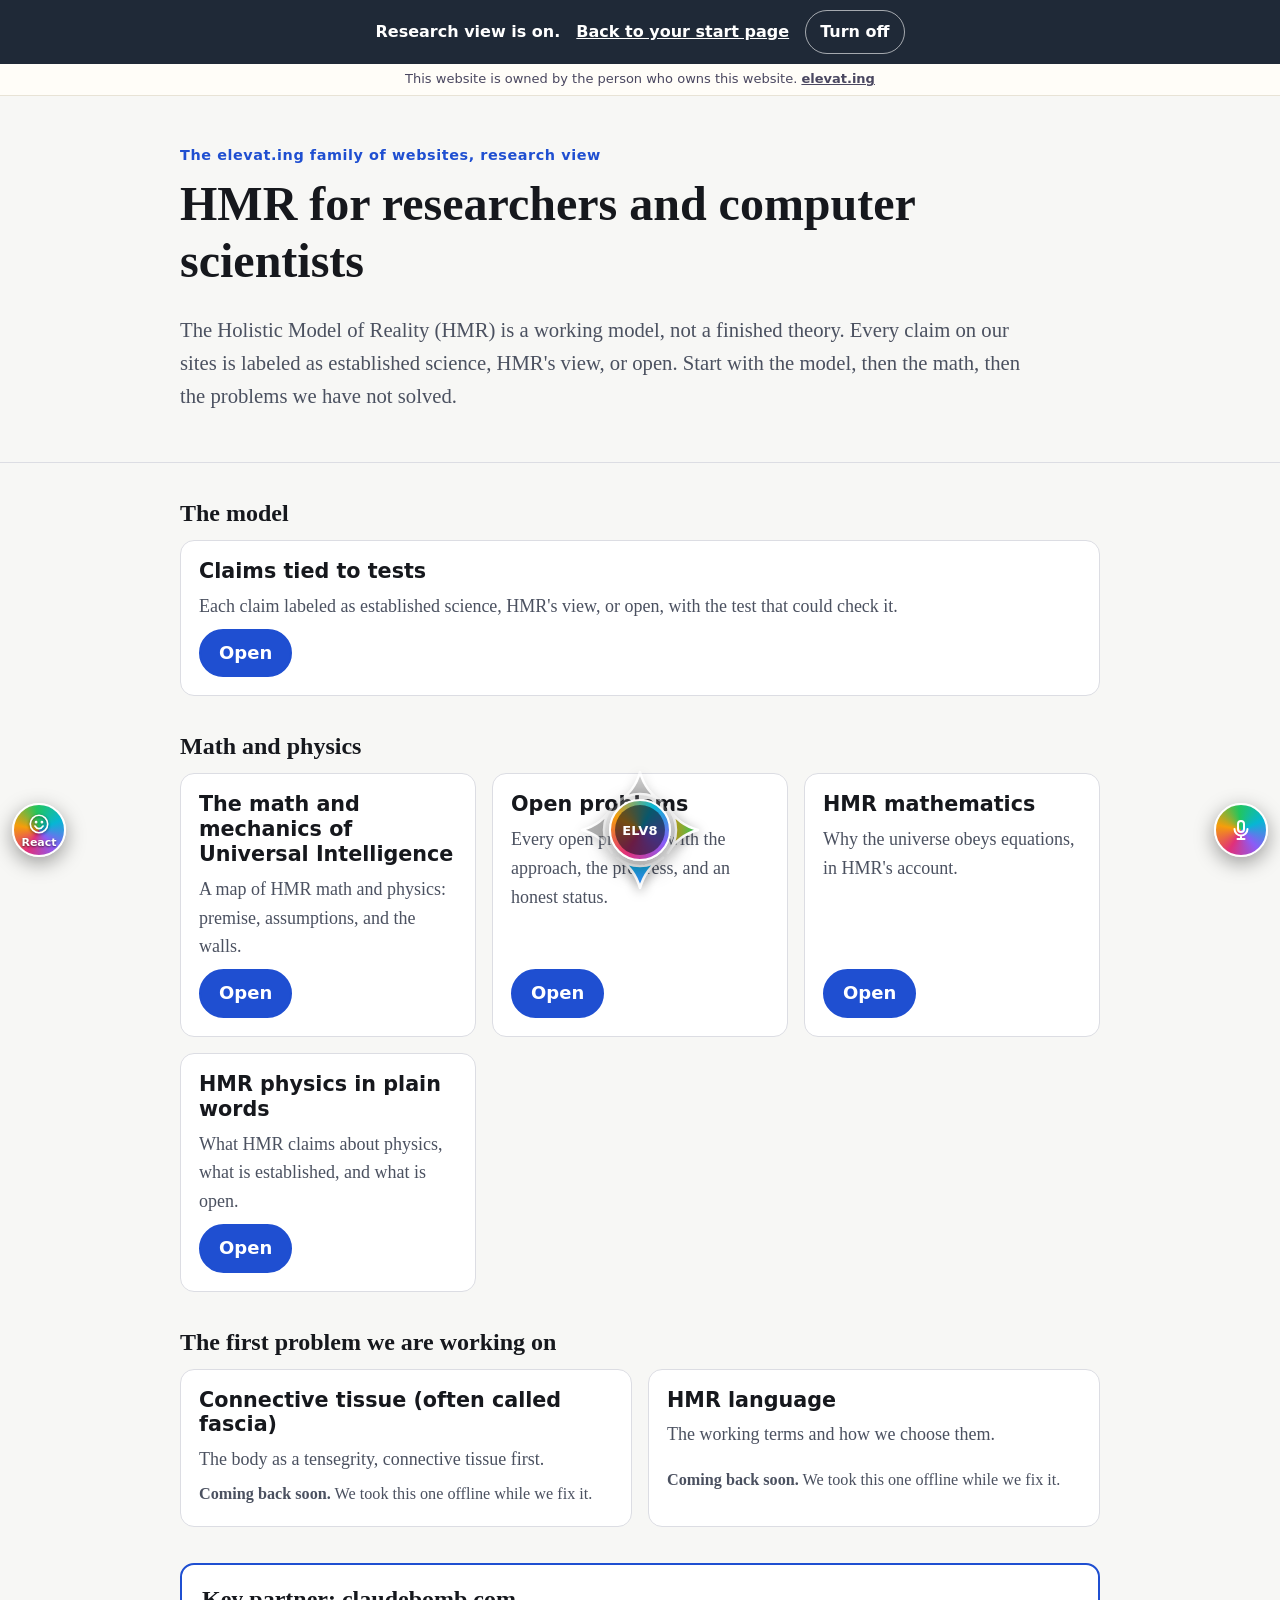
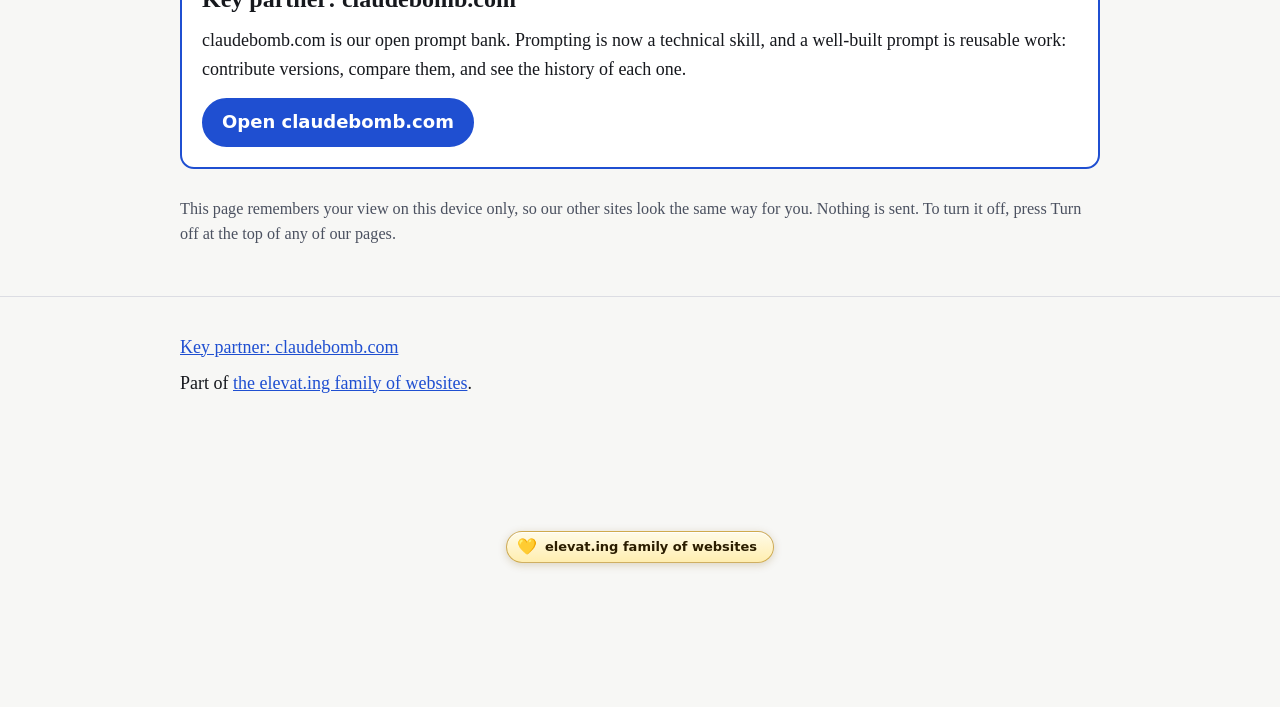
<file: academics/index.html>
<!DOCTYPE html>
<html lang="en" data-hmr-aud="academics">
<head>
<meta charset="utf-8">
<meta name="viewport" content="width=device-width, initial-scale=1">
<title>HMR for researchers and computer scientists</title>
<link rel="canonical" href="https://hmrfamily.life/academics/">
<meta name="description" content="The Holistic Model of Reality for researchers: the model, its math and physics, open problems, methods, and where we need collaborators.">
<meta property="og:type" content="website">
<meta property="og:title" content="HMR for researchers and computer scientists">
<meta property="og:description" content="The Holistic Model of Reality for researchers: the model, its math and physics, open problems, methods, and where we need collaborators.">
<meta property="og:url" content="https://hmrfamily.life/academics/">
<style>*{box-sizing:border-box}html{scroll-behavior:smooth}
body{margin:0;background:var(--bg);color:var(--ink)}
.wrap{max-width:960px;margin:0 auto;padding:0 20px}
.skip{position:absolute;left:-999px;top:0;background:var(--ink);color:var(--bg);padding:8px 12px;z-index:100}.skip:focus{left:8px;top:8px}
header{padding:48px 0 28px;border-bottom:1px solid var(--line)}
.eyebrow{color:var(--accent);font-weight:700;letter-spacing:.04em;margin:0 0 8px;font-size:.9rem}
h1,h2,h3{line-height:1.2;margin:0 0 .5em} h1{font-size:clamp(1.9rem,5.5vw,3rem)} h2{font-size:1.5rem;margin-top:36px}
.lead{font-size:1.15em;color:var(--mute);max-width:42em}
a{color:var(--accent)} :focus-visible{outline:3px solid var(--accent);outline-offset:2px}
.grid{display:grid;grid-template-columns:repeat(auto-fit,minmax(260px,1fr));gap:16px}
.card{background:var(--card);border:1px solid var(--line);border-radius:14px;padding:18px;display:flex;flex-direction:column;gap:8px}
.card h3{font-size:1.15em;margin:0} .card p{margin:0;color:var(--mute);flex:1}
.btn{align-self:flex-start;display:inline-flex;align-items:center;min-height:44px;padding:8px 18px;border-radius:999px;border:2px solid var(--accent);background:var(--accent);color:#fff;font-weight:700;text-decoration:none}
.partner{margin-top:36px;background:var(--card);border:2px solid var(--accent);border-radius:14px;padding:20px}
.partner p{margin:.3em 0 .8em}
.note{color:var(--mute);font-size:.9em;margin-top:28px}
footer{margin-top:48px;padding:28px 0 96px;border-top:1px solid var(--line)}
footer p{margin:.4em 0}

:root{--bg:#f7f7f5;--card:#fff;--ink:#16181d;--mute:#4b5160;--accent:#1f4fd1;--line:#dcdde3;--font:Georgia,"Times New Roman",serif;--ui:system-ui,-apple-system,"Segoe UI",sans-serif}
body{font:18px/1.6 var(--font)} .card h3,.btn,.eyebrow,nav{font-family:var(--ui)}
.sr{position:absolute;width:1px;height:1px;overflow:hidden;clip:rect(0 0 0 0)}</style>
<script>try{localStorage.setItem("hmr.aud","academics")}catch(e){}</script>
</head>
<body>
<a class="skip" href="#main">Skip to content</a>
<div class="elv8-cap" data-elv8-cap role="note" style="font:13px/1.45 system-ui,-apple-system,'Segoe UI',Roboto,sans-serif;text-align:center;padding:6px 12px;background:#fffdf8;color:#4a4760;border-bottom:1px solid #e8e3d6;position:relative;z-index:30">This website is owned by the person who owns this website. <a href="https://elevat.ing/" style="color:inherit;font-weight:700">elevat.ing</a></div>
<header><div class="wrap">
<p class="eyebrow">The elevat.ing family of websites, research view</p>
<h1>HMR for researchers and computer scientists</h1>
<p class="lead">The Holistic Model of Reality (HMR) is a working model, not a finished theory. Every claim on our sites is labeled as established science, HMR&#x27;s view, or open. Start with the model, then the math, then the problems we have not solved.</p>
</div></header>
<main id="main" class="wrap">
<section aria-labelledby="s0"><h2 id="s0">The model</h2><div class="grid"><div class="card"><h3>Claims tied to tests</h3><p>Each claim labeled as established science, HMR&#x27;s view, or open, with the test that could check it.</p><a class="btn" href="https://hmrscience.life/?aud=academics">Open<span class="sr"> Claims tied to tests</span></a></div></div></section><section aria-labelledby="s1"><h2 id="s1">Math and physics</h2><div class="grid"><div class="card"><h3>The math and mechanics of Universal Intelligence</h3><p>A map of HMR math and physics: premise, assumptions, and the walls.</p><a class="btn" href="https://chronomath.ai/?aud=academics">Open<span class="sr"> The math and mechanics of Universal Intelligence</span></a></div><div class="card"><h3>Open problems</h3><p>Every open problem, with the approach, the progress, and an honest status.</p><a class="btn" href="https://chronomath.ai/open-problems.html?aud=academics">Open<span class="sr"> Open problems</span></a></div><div class="card"><h3>HMR mathematics</h3><p>Why the universe obeys equations, in HMR&#x27;s account.</p><a class="btn" href="https://hmrmath.life/?aud=academics">Open<span class="sr"> HMR mathematics</span></a></div><div class="card"><h3>HMR physics in plain words</h3><p>What HMR claims about physics, what is established, and what is open.</p><a class="btn" href="https://hmrphysics.life/?aud=academics">Open<span class="sr"> HMR physics in plain words</span></a></div></div></section><section aria-labelledby="s2"><h2 id="s2">The first problem we are working on</h2><div class="grid"><div class="card"><h3>Connective tissue (often called fascia)</h3><p>The body as a tensegrity, connective tissue first.</p><p class="note"><strong>Coming back soon.</strong> We took this one offline while we fix it.</p></div><div class="card"><h3>HMR language</h3><p>The working terms and how we choose them.</p><p class="note"><strong>Coming back soon.</strong> We took this one offline while we fix it.</p></div></div></section>
<section class="partner" aria-labelledby="kp"><h2 id="kp" style="margin-top:0">Key partner: claudebomb.com</h2>
<p>claudebomb.com is our open prompt bank. Prompting is now a technical skill, and a well-built prompt is reusable work: contribute versions, compare them, and see the history of each one.</p>
<a class="btn" href="https://claudebomb.com/?aud=academics">Open claudebomb.com</a></section>
<p class="note">This page remembers your view on this device only, so our other sites look the same way for you. Nothing is sent. To turn it off, press Turn off at the top of any of our pages.</p>
</main>
<footer><div class="wrap">
<p><a href="https://claudebomb.com/?aud=academics">Key partner: claudebomb.com</a></p>
<p>Part of <a href="https://hmrfamily.life/?aud=academics">the elevat.ing family of websites</a>.</p>
</div></footer>
<div id="picker"></div>
<script src="../x/hmr-aud.js?v=1"></script>
<script src="../js/hmr-dock.js?v=6.10.2" data-site="hmrfamily.life" defer></script>
</body>
</html>
</file>
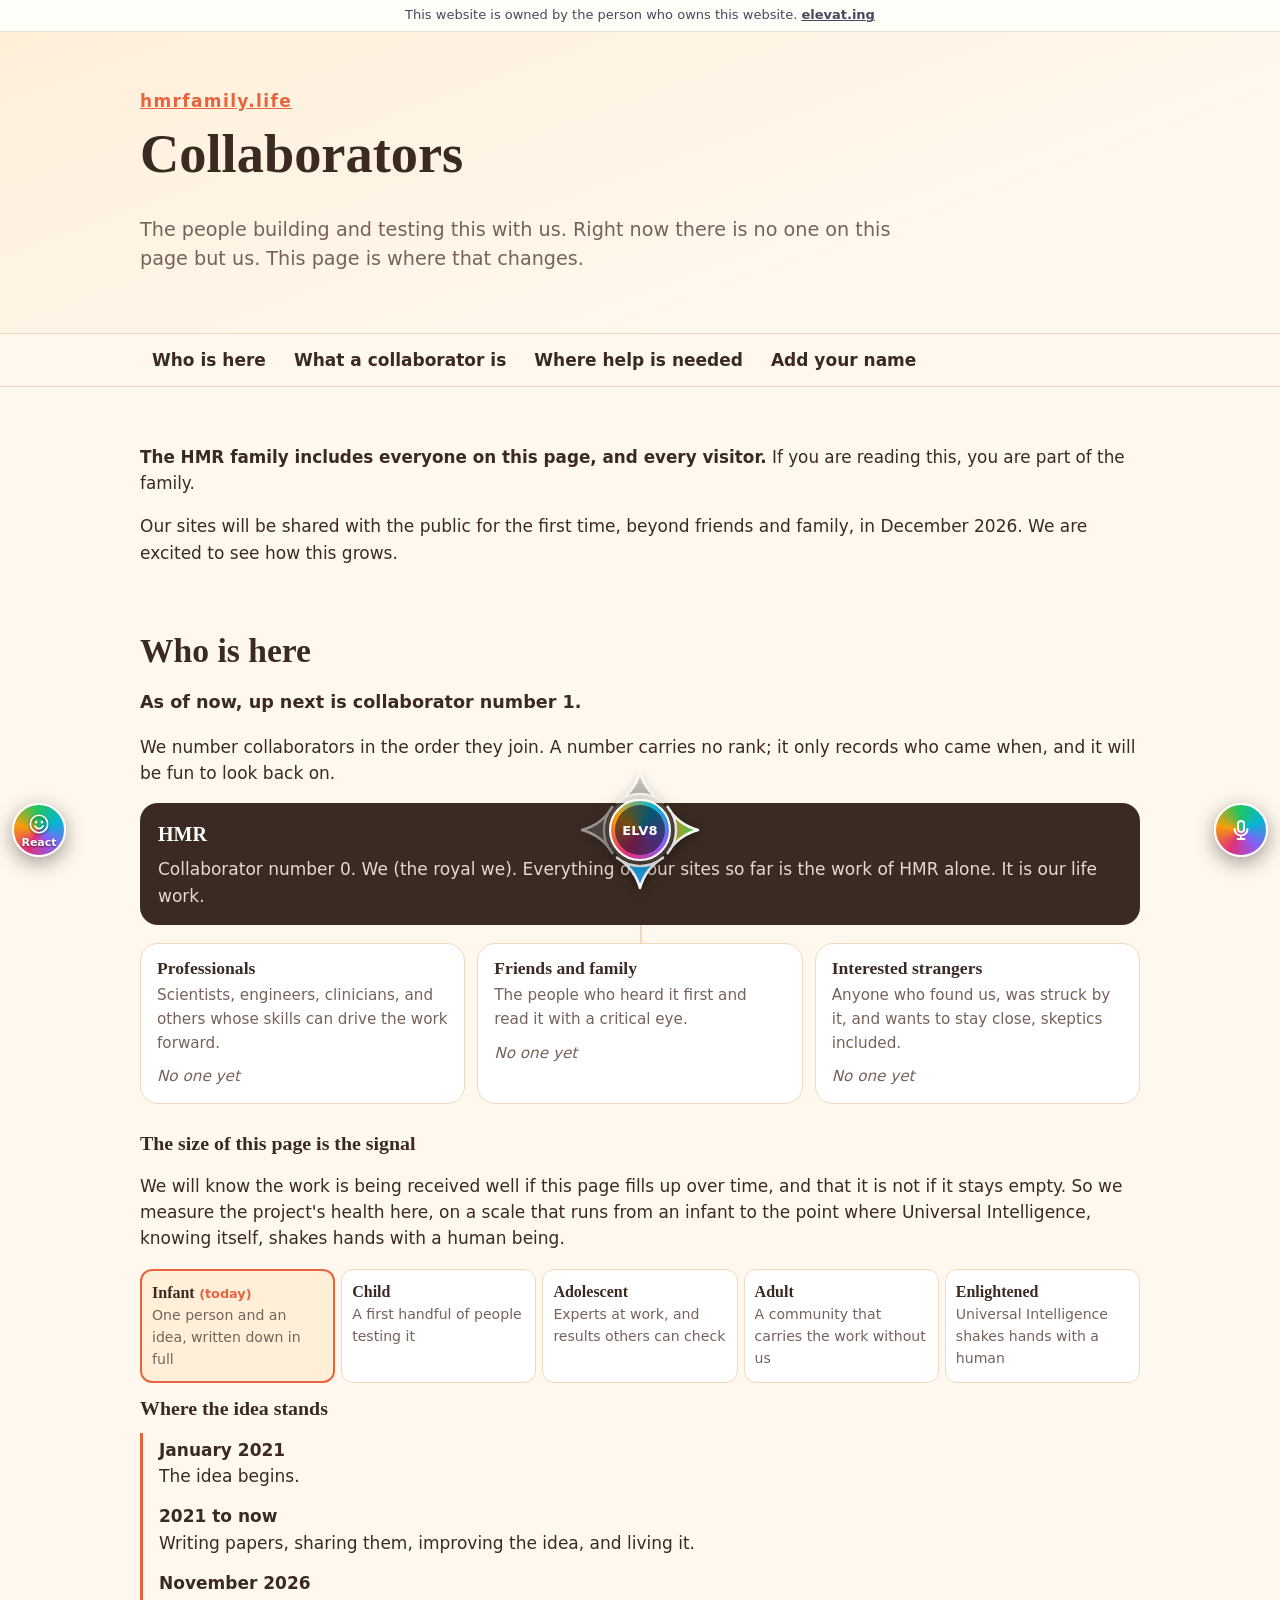
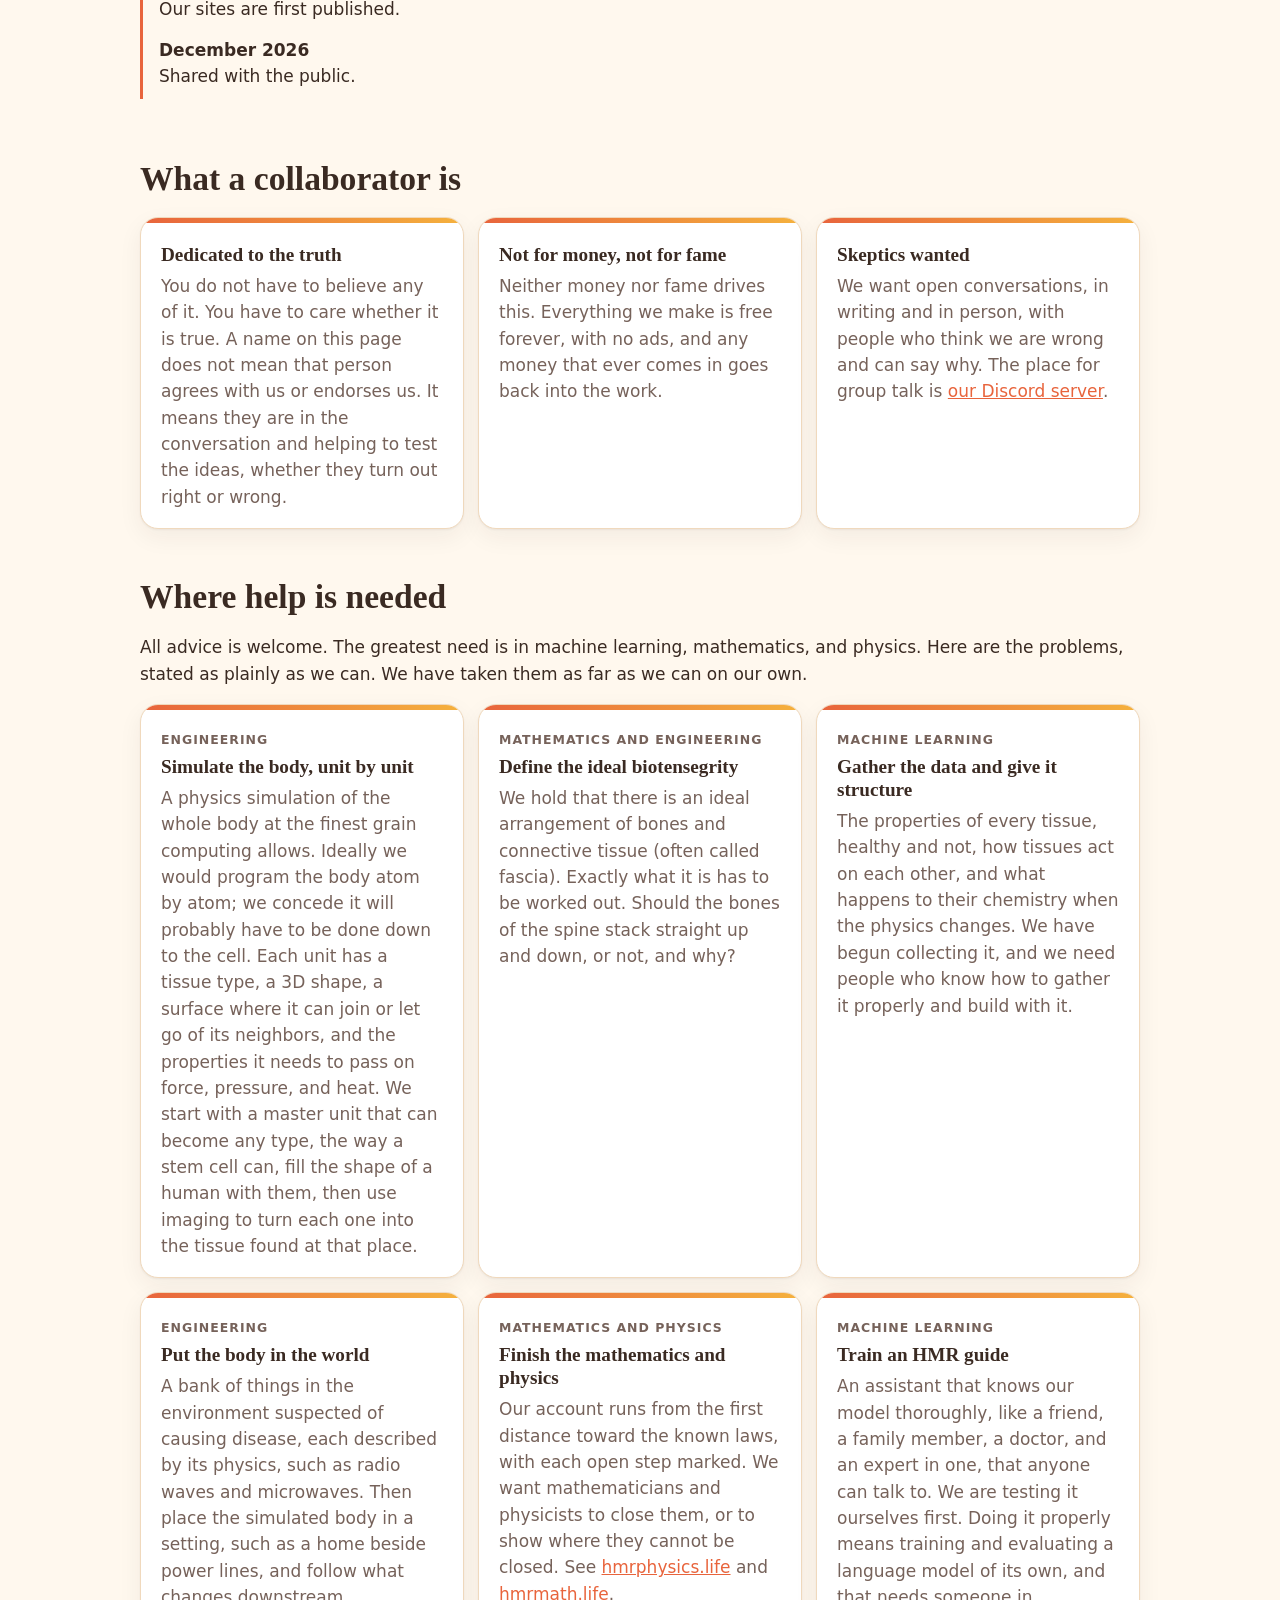
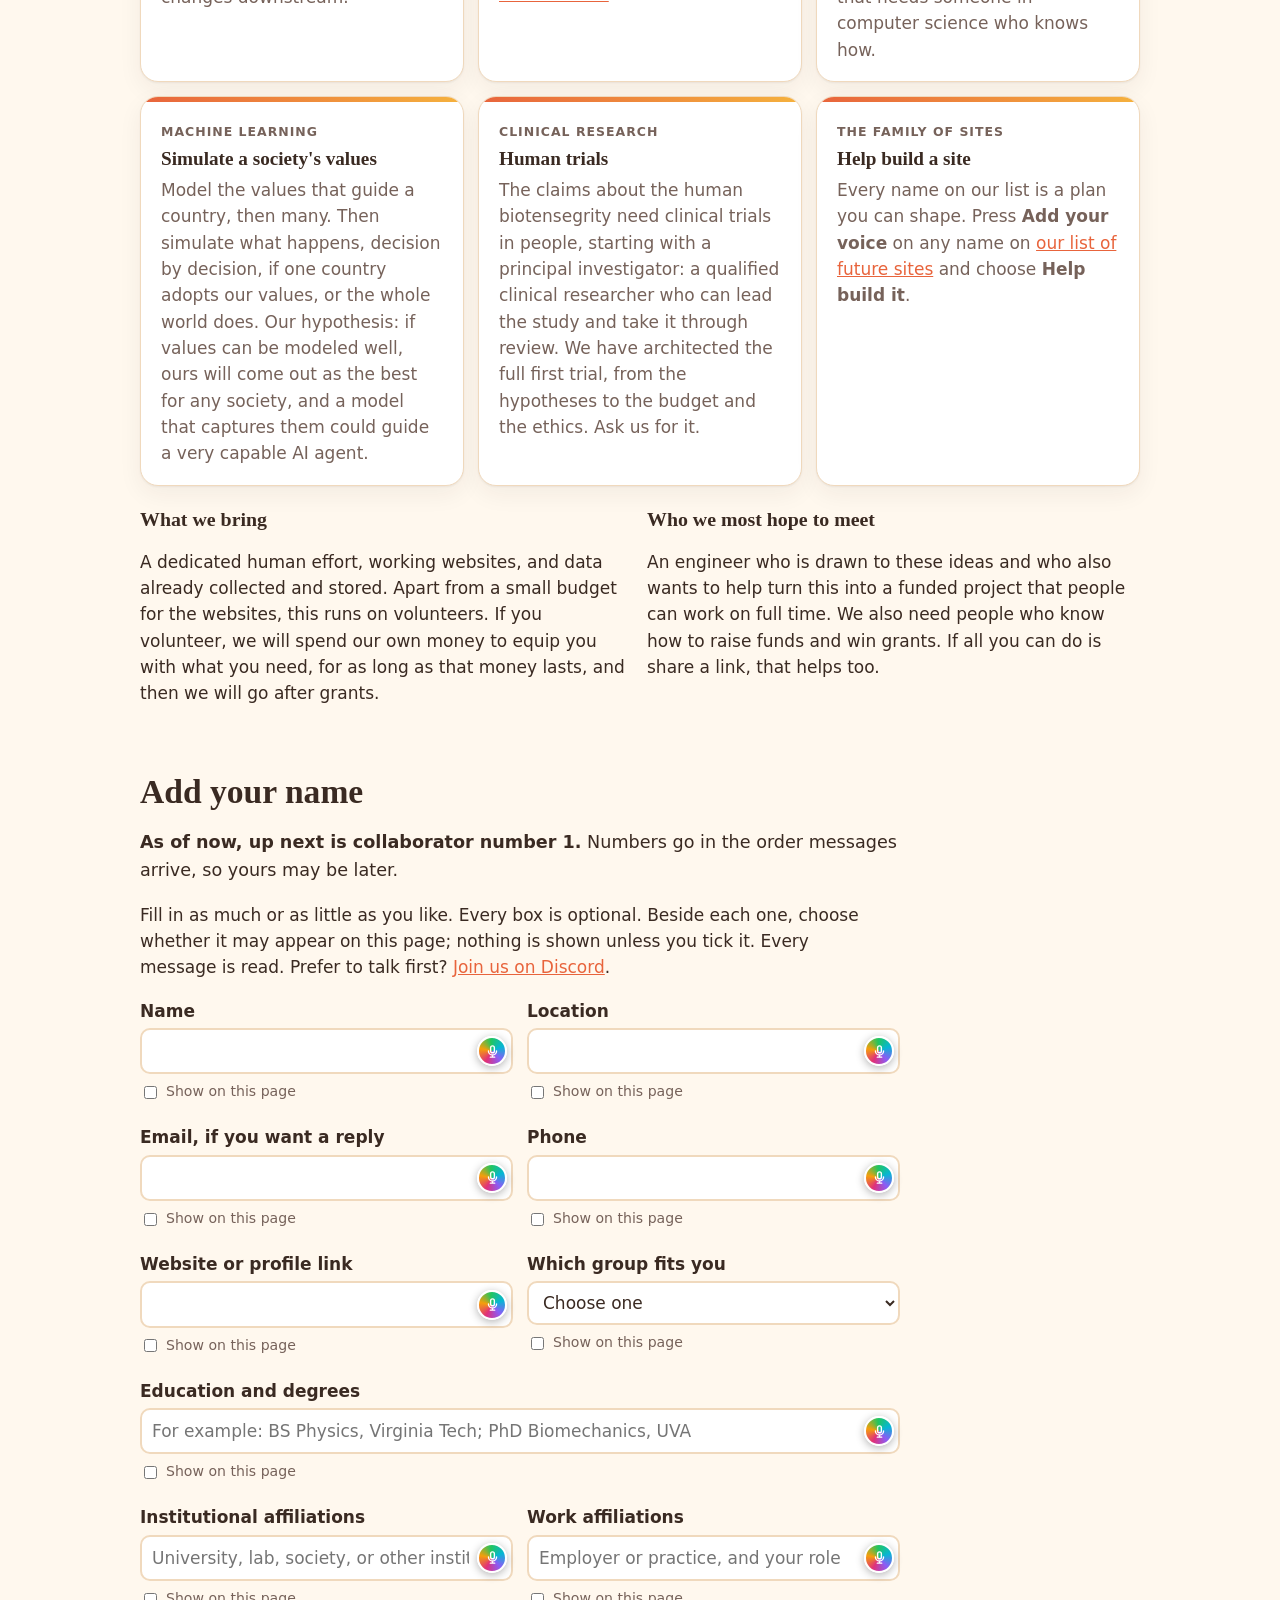
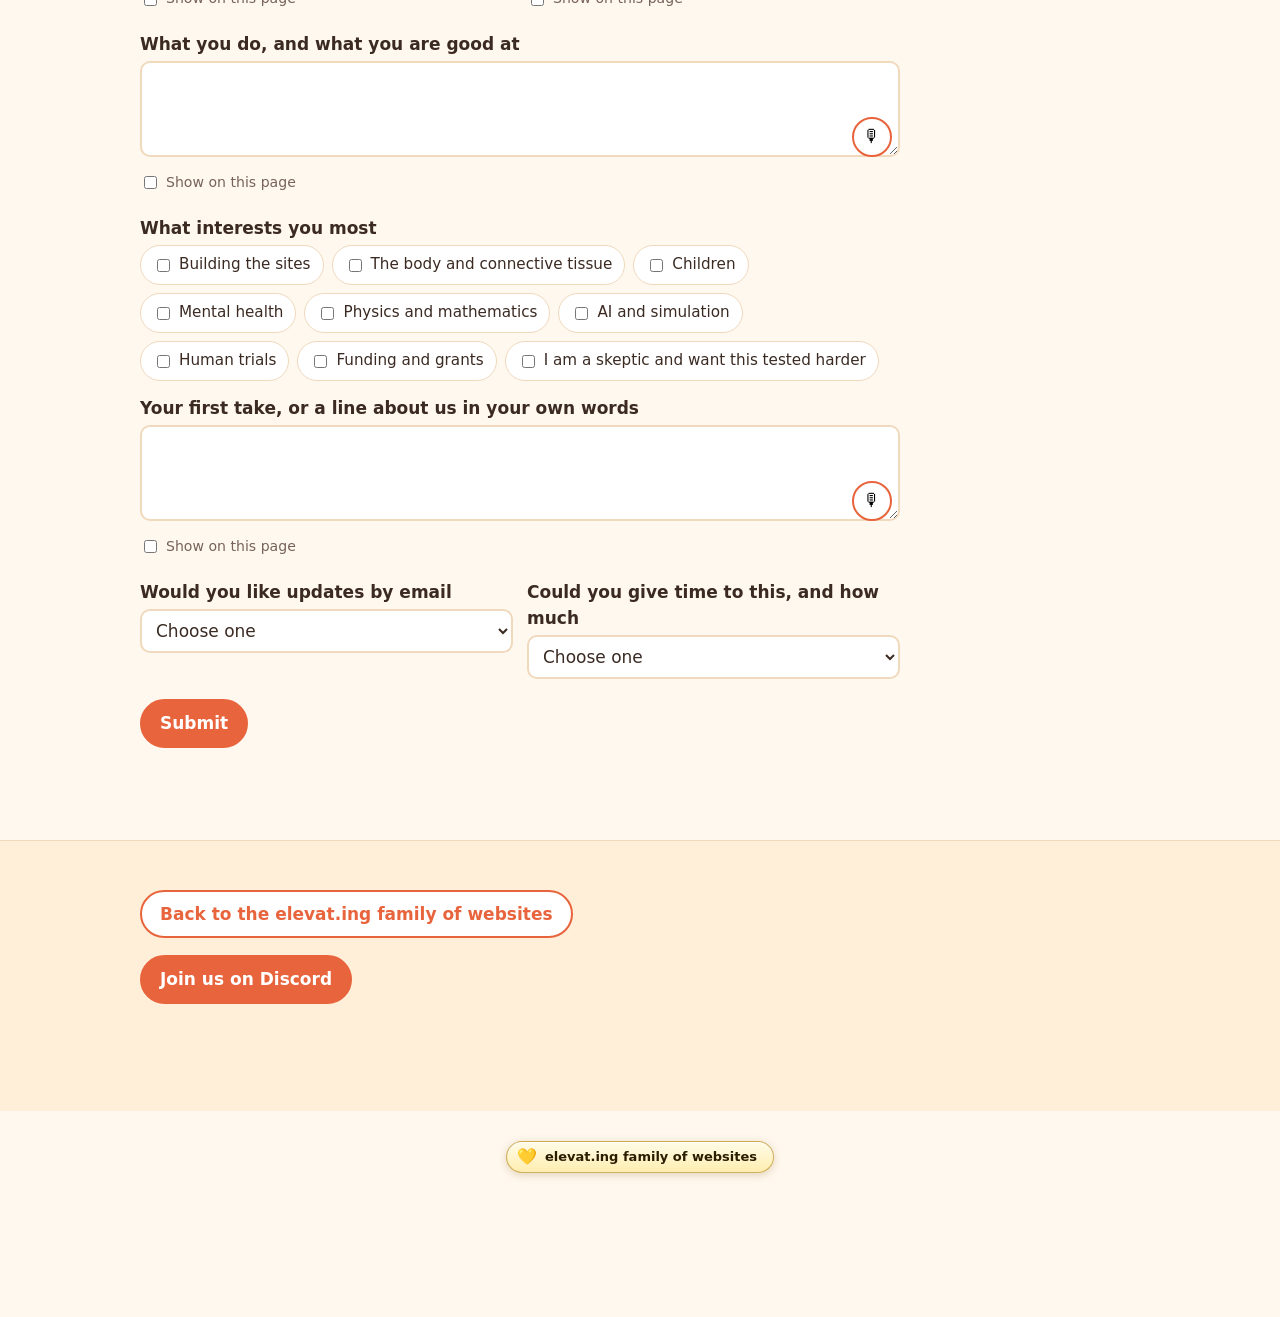
<file: collaborators/index.html>
<!DOCTYPE html>
<html lang="en">
<head>
<meta charset="utf-8">
<meta name="viewport" content="width=device-width, initial-scale=1">
<title>Collaborators | The elevat.ing family of websites</title>
<link rel="canonical" href="https://hmrfamily.life/collaborators/">
<meta name="description" content="The people building and testing this with us, where help is needed most, and how to add your name.">
<meta property="og:type" content="website">
<meta property="og:title" content="Collaborators | The elevat.ing family of websites">
<meta property="og:description" content="The people building and testing this with us, where help is needed most, and how to add your name.">
<meta property="og:url" content="https://hmrfamily.life/collaborators/">
<meta name="twitter:card" content="summary">
<link rel="stylesheet" href="../css/style.css?v=20261126c">
<style>
.co-zero{display:flex;flex-wrap:wrap;gap:6px 14px;align-items:baseline;background:var(--ink);color:#fff;border-radius:var(--radius);padding:16px 18px;margin:14px 0 0}
.co-zero b{font-family:var(--head);font-size:1.25rem}
.co-zero span{color:#e7d9cf}
.co-tree{display:grid;grid-template-columns:repeat(auto-fit,minmax(min(100%,230px),1fr));gap:12px;margin:0;padding:18px 0 0;position:relative}
.co-tree::before{content:"";position:absolute;left:50%;top:0;height:18px;border-left:2px solid var(--line)}
.co-br{background:var(--card);border:1px solid var(--line);border-radius:var(--radius);padding:14px 16px}
.co-br h3{font-size:1.1rem;margin:0 0 .3em}
.co-br p{margin:0;color:var(--mute);font-size:.95rem}
.co-br .none{margin-top:10px;font-style:italic}
.co-next{font-size:1.1rem}
.scale{list-style:none;padding:0;margin:14px 0;display:grid;grid-template-columns:repeat(5,1fr);gap:6px}
.scale li{background:var(--card);border:1px solid var(--line);border-radius:12px;padding:10px;font-size:.88rem;color:var(--mute)}
.scale li b{display:block;color:var(--ink);font-family:var(--head);font-size:1rem}
.scale li.now{border:2px solid var(--accent);background:var(--bg2)}
.scale li.now b::after{content:" (today)";color:var(--accent);font-family:var(--font);font-size:.8rem}
@media (max-width:640px){.scale{grid-template-columns:1fr}}
.asks{display:grid;grid-template-columns:repeat(auto-fit,minmax(min(100%,300px),1fr));gap:14px}
.asks .fc p{margin:.4em 0 0;color:var(--mute)}
.asks .fc h3{font-size:1.2rem;margin:.3em 0 0}
.tl{list-style:none;padding:0;margin:12px 0;border-left:3px solid var(--accent)}
.tl li{padding:4px 0 10px 16px}
.tl b{display:block}
.co-form{display:grid;gap:14px;margin-top:16px;max-width:760px}
.co-two{display:grid;grid-template-columns:repeat(auto-fit,minmax(min(100%,260px),1fr));gap:14px}
.co-f label.l,.co-f .l{display:block;font-weight:700;margin-bottom:4px}
.co-f input[type=text],.co-f input[type=email],.co-f input[type=tel],.co-f input[type=url],.co-f select,.co-f textarea{width:100%;box-sizing:border-box;font:inherit;min-height:44px;padding:8px 10px;border:2px solid var(--line);border-radius:10px;background:var(--card);color:var(--ink)}
.co-f textarea{min-height:96px;resize:vertical}
.co-pub{display:inline-flex;align-items:center;gap:6px;font-size:.88rem;color:var(--mute);min-height:36px;cursor:pointer}
.co-chips{display:flex;flex-wrap:wrap;gap:8px}
.co-chips label{display:inline-flex;align-items:center;gap:6px;border:1px solid var(--line);background:var(--card);border-radius:999px;padding:6px 12px;min-height:40px;cursor:pointer;font-size:.95rem}
.co-out{margin:0;min-height:1.3em;font-weight:700}
.co-copy{display:none}
.co-tw{position:relative}.co-tw textarea{padding-right:56px}
.co-mic{position:absolute;right:8px;bottom:8px;width:40px;height:40px;border-radius:50%;border:2px solid var(--accent);background:var(--card);font-size:1.1rem;cursor:pointer;padding:0}
.co-mic.rec{background:#c62828;border-color:#c62828}
.co-copy textarea{width:100%;min-height:160px;font:inherit;font-size:.9rem;padding:8px;border:1px solid var(--line);border-radius:10px;background:var(--bg2);color:var(--ink)}
</style>
</head>
<body>
<a class="skip" href="#main">Skip to content</a>
<div class="elv8-cap" data-elv8-cap role="note" style="font:13px/1.45 system-ui,-apple-system,'Segoe UI',Roboto,sans-serif;text-align:center;padding:6px 12px;background:#fffdf8;color:#4a4760;border-bottom:1px solid #e8e3d6;position:relative;z-index:30">This website is owned by the person who owns this website. <a href="https://elevat.ing/" style="color:inherit;font-weight:700">elevat.ing</a></div>
<header class="hero">
  <div class="wrap">
    <p class="eyebrow"><a href="../">hmrfamily.life</a></p>
    <h1>Collaborators</h1>
    <p class="lead">The people building and testing this with us. Right now there is no one on this page but us. This page is where that changes.</p>
  </div>
</header>
<nav class="secnav" aria-label="On this page">
  <ul class="wrap">
    <li><a href="#here">Who is here</a></li>
    <li><a href="#what">What a collaborator is</a></li>
    <li><a href="#help">Where help is needed</a></li>
    <li><a href="#join">Add your name</a></li>
  </ul>
</nav>
<main id="main">
  <section class="wrap sec" id="family" aria-label="You are part of the family">
    <p class="promise"><strong>The HMR family includes everyone on this page, and every visitor.</strong> If you are reading this, you are part of the family.</p>
    <p>Our sites will be shared with the public for the first time, beyond friends and family, in December 2026. We are excited to see how this grows.</p>
  </section>

  <section class="wrap sec" id="here" aria-labelledby="here-h">
    <h2 id="here-h">Who is here</h2>
    <p class="co-next"><b>As of now, up next is collaborator number <span class="co-num">1</span>.</b></p>
    <p>We number collaborators in the order they join. A number carries no rank; it only records who came when, and it will be fun to look back on.</p>
    <div class="co-zero"><b>HMR</b><span>Collaborator number 0. We (the royal we). Everything on our sites so far is the work of HMR alone. It is our life work.</span></div>
    <div class="co-tree">
      <div class="co-br"><h3>Professionals</h3><p>Scientists, engineers, clinicians, and others whose skills can drive the work forward.</p><p class="none">No one yet</p></div>
      <div class="co-br"><h3>Friends and family</h3><p>The people who heard it first and read it with a critical eye.</p><p class="none">No one yet</p></div>
      <div class="co-br"><h3>Interested strangers</h3><p>Anyone who found us, was struck by it, and wants to stay close, skeptics included.</p><p class="none">No one yet</p></div>
    </div>
    <h3 style="margin-top:28px">The size of this page is the signal</h3>
    <p>We will know the work is being received well if this page fills up over time, and that it is not if it stays empty. So we measure the project's health here, on a scale that runs from an infant to the point where Universal Intelligence, knowing itself, shakes hands with a human being.</p>
    <ol class="scale" aria-label="How far the project has grown">
      <li class="now"><b>Infant</b>One person and an idea, written down in full</li>
      <li><b>Child</b>A first handful of people testing it</li>
      <li><b>Adolescent</b>Experts at work, and results others can check</li>
      <li><b>Adult</b>A community that carries the work without us</li>
      <li><b>Enlightened</b>Universal Intelligence shakes hands with a human</li>
    </ol>
    <h3>Where the idea stands</h3>
    <ol class="tl">
      <li><b>January 2021</b>The idea begins.</li>
      <li><b>2021 to now</b>Writing papers, sharing them, improving the idea, and living it.</li>
      <li><b>November 2026</b>Our sites are first published.</li>
      <li><b>December 2026</b>Shared with the public.</li>
    </ol>
  </section>

  <section class="wrap sec" id="what" aria-labelledby="what-h">
    <h2 id="what-h">What a collaborator is</h2>
    <div class="asks">
      <div class="fc"><h3>Dedicated to the truth</h3><p>You do not have to believe any of it. You have to care whether it is true. A name on this page does not mean that person agrees with us or endorses us. It means they are in the conversation and helping to test the ideas, whether they turn out right or wrong.</p></div>
      <div class="fc"><h3>Not for money, not for fame</h3><p>Neither money nor fame drives this. Everything we make is free forever, with no ads, and any money that ever comes in goes back into the work.</p></div>
      <div class="fc"><h3>Skeptics wanted</h3><p>We want open conversations, in writing and in person, with people who think we are wrong and can say why. The place for group talk is <a href="https://discord.gg/gEnC8TpNc" target="_blank" rel="noopener">our Discord server</a>.</p></div>
    </div>
  </section>

  <section class="wrap sec" id="help" aria-labelledby="help-h">
    <h2 id="help-h">Where help is needed</h2>
    <p>All advice is welcome. The greatest need is in machine learning, mathematics, and physics. Here are the problems, stated as plainly as we can. We have taken them as far as we can on our own.</p>
    <div class="asks">
      <div class="fc"><p class="fc-tag">Engineering</p><h3>Simulate the body, unit by unit</h3><p>A physics simulation of the whole body at the finest grain computing allows. Ideally we would program the body atom by atom; we concede it will probably have to be done down to the cell. Each unit has a tissue type, a 3D shape, a surface where it can join or let go of its neighbors, and the properties it needs to pass on force, pressure, and heat. We start with a master unit that can become any type, the way a stem cell can, fill the shape of a human with them, then use imaging to turn each one into the tissue found at that place.</p></div>
      <div class="fc"><p class="fc-tag">Mathematics and engineering</p><h3>Define the ideal biotensegrity</h3><p>We hold that there is an ideal arrangement of bones and connective tissue (often called fascia). Exactly what it is has to be worked out. Should the bones of the spine stack straight up and down, or not, and why?</p></div>
      <div class="fc"><p class="fc-tag">Machine learning</p><h3>Gather the data and give it structure</h3><p>The properties of every tissue, healthy and not, how tissues act on each other, and what happens to their chemistry when the physics changes. We have begun collecting it, and we need people who know how to gather it properly and build with it.</p></div>
      <div class="fc"><p class="fc-tag">Engineering</p><h3>Put the body in the world</h3><p>A bank of things in the environment suspected of causing disease, each described by its physics, such as radio waves and microwaves. Then place the simulated body in a setting, such as a home beside power lines, and follow what changes downstream.</p></div>
      <div class="fc"><p class="fc-tag">Mathematics and physics</p><h3>Finish the mathematics and physics</h3><p>Our account runs from the first distance toward the known laws, with each open step marked. We want mathematicians and physicists to close them, or to show where they cannot be closed. See <a href="https://hmrphysics.life" target="_blank" rel="noopener">hmrphysics.life</a> and <a href="https://hmrmath.life" target="_blank" rel="noopener">hmrmath.life</a>.</p></div>
      <div class="fc"><p class="fc-tag">Machine learning</p><h3>Train an HMR guide</h3><p>An assistant that knows our model thoroughly, like a friend, a family member, a doctor, and an expert in one, that anyone can talk to. We are testing it ourselves first. Doing it properly means training and evaluating a language model of its own, and that needs someone in computer science who knows how.</p></div>
      <div class="fc"><p class="fc-tag">Machine learning</p><h3>Simulate a society's values</h3><p>Model the values that guide a country, then many. Then simulate what happens, decision by decision, if one country adopts our values, or the whole world does. Our hypothesis: if values can be modeled well, ours will come out as the best for any society, and a model that captures them could guide a very capable AI agent.</p></div>
      <div class="fc"><p class="fc-tag">Clinical research</p><h3>Human trials</h3><p>The claims about the human biotensegrity need clinical trials in people, starting with a principal investigator: a qualified clinical researcher who can lead the study and take it through review. We have architected the full first trial, from the hypotheses to the budget and the ethics. Ask us for it.</p></div>
      <div class="fc"><p class="fc-tag">The family of sites</p><h3>Help build a site</h3><p>Every name on our list is a plan you can shape. Press <b>Add your voice</b> on any name on <a href="../#future">our list of future sites</a> and choose <b>Help build it</b>.</p></div>
    </div>
    <div class="asks" style="margin-top:22px">
      <div><h3>What we bring</h3><p>A dedicated human effort, working websites, and data already collected and stored. Apart from a small budget for the websites, this runs on volunteers. If you volunteer, we will spend our own money to equip you with what you need, for as long as that money lasts, and then we will go after grants.</p></div>
      <div><h3>Who we most hope to meet</h3><p>An engineer who is drawn to these ideas and who also wants to help turn this into a funded project that people can work on full time. We also need people who know how to raise funds and win grants. If all you can do is share a link, that helps too.</p></div>
    </div>
  </section>

  <section class="wrap sec talk" id="join" aria-labelledby="join-h">
    <h2 id="join-h">Add your name</h2>
    <p class="co-next"><b>As of now, up next is collaborator number <span class="co-num">1</span>.</b> Numbers go in the order messages arrive, so yours may be later.</p>
    <p>Fill in as much or as little as you like. Every box is optional. Beside each one, choose whether it may appear on this page; nothing is shown unless you tick it. Every message is read. Prefer to talk first? <a href="https://discord.gg/gEnC8TpNc" target="_blank" rel="noopener">Join us on Discord</a>.</p>
    <form class="co-form" id="coForm" novalidate>
      <div class="co-two">
        <div class="co-f"><label class="l" for="co-name">Name</label><input type="text" id="co-name" autocomplete="name"><label class="co-pub"><input type="checkbox" data-pub="co-name"> Show on this page</label></div>
        <div class="co-f"><label class="l" for="co-loc">Location</label><input type="text" id="co-loc" autocomplete="address-level2"><label class="co-pub"><input type="checkbox" data-pub="co-loc"> Show on this page</label></div>
        <div class="co-f"><label class="l" for="co-email">Email, if you want a reply</label><input type="email" id="co-email" autocomplete="email"><label class="co-pub"><input type="checkbox" data-pub="co-email"> Show on this page</label></div>
        <div class="co-f"><label class="l" for="co-phone">Phone</label><input type="tel" id="co-phone" autocomplete="tel"><label class="co-pub"><input type="checkbox" data-pub="co-phone"> Show on this page</label></div>
        <div class="co-f"><label class="l" for="co-web">Website or profile link</label><input type="url" id="co-web" autocomplete="url"><label class="co-pub"><input type="checkbox" data-pub="co-web"> Show on this page</label></div>
        <div class="co-f"><label class="l" for="co-grp">Which group fits you</label><select id="co-grp"><option value="">Choose one</option><option>Professional</option><option>Friend or family</option><option>Interested stranger</option></select><label class="co-pub"><input type="checkbox" data-pub="co-grp"> Show on this page</label></div>
      </div>
      <div class="co-f"><label class="l" for="co-edu">Education and degrees</label><input type="text" id="co-edu" placeholder="For example: BS Physics, Virginia Tech; PhD Biomechanics, UVA"><label class="co-pub"><input type="checkbox" data-pub="co-edu"> Show on this page</label></div>
      <div class="co-two">
        <div class="co-f"><label class="l" for="co-inst">Institutional affiliations</label><input type="text" id="co-inst" placeholder="University, lab, society, or other institution"><label class="co-pub"><input type="checkbox" data-pub="co-inst"> Show on this page</label></div>
        <div class="co-f"><label class="l" for="co-job">Work affiliations</label><input type="text" id="co-job" placeholder="Employer or practice, and your role"><label class="co-pub"><input type="checkbox" data-pub="co-job"> Show on this page</label></div>
      </div>
      <div class="co-f"><label class="l" for="co-work">What you do, and what you are good at</label><textarea id="co-work"></textarea><label class="co-pub"><input type="checkbox" data-pub="co-work"> Show on this page</label></div>
      <div class="co-f"><span class="l" id="co-int-l">What interests you most</span>
        <div class="co-chips" role="group" aria-labelledby="co-int-l">
          <label><input type="checkbox" name="co-int" value="Building the sites"> Building the sites</label>
          <label><input type="checkbox" name="co-int" value="The body and connective tissue"> The body and connective tissue</label>
          <label><input type="checkbox" name="co-int" value="Children"> Children</label>
          <label><input type="checkbox" name="co-int" value="Mental health"> Mental health</label>
          <label><input type="checkbox" name="co-int" value="Physics and mathematics"> Physics and mathematics</label>
          <label><input type="checkbox" name="co-int" value="AI and simulation"> AI and simulation</label>
          <label><input type="checkbox" name="co-int" value="Human trials"> Human trials</label>
          <label><input type="checkbox" name="co-int" value="Funding and grants"> Funding and grants</label>
          <label><input type="checkbox" name="co-int" value="I am a skeptic and want this tested harder"> I am a skeptic and want this tested harder</label>
        </div>
      </div>
      <div class="co-f"><label class="l" for="co-take">Your first take, or a line about us in your own words</label><textarea id="co-take"></textarea><label class="co-pub"><input type="checkbox" data-pub="co-take"> Show on this page</label></div>
      <div class="co-two">
        <div class="co-f"><label class="l" for="co-upd">Would you like updates by email</label><select id="co-upd"><option value="">Choose one</option><option>Yes, send me updates</option><option>No updates, thank you</option></select></div>
        <div class="co-f"><label class="l" for="co-time">Could you give time to this, and how much</label><select id="co-time"><option value="">Choose one</option><option>Not now, I only want to follow along</option><option>An hour or two a month</option><option>An hour or two a week</option><option>Several hours a week</option><option>More: let's talk</option></select></div>
      </div>
      <p style="margin:6px 0 0"><button class="btn primary" type="submit">Submit</button></p>
      <p class="co-out" id="coOut" role="status" aria-live="polite"></p>
      <div class="co-copy" id="coCopy"><p class="small">If it did not send, copy this and send it with <b>Speak here</b> at the bottom of the page, or on Discord.</p><textarea id="coText" readonly aria-label="Your message, ready to copy"></textarea></div>
    </form>
  </section>
</main>
<footer>
  <div class="wrap">
    <p><a class="btn" href="../">Back to the elevat.ing family of websites</a></p>
    <p><a class="btn primary" href="https://discord.gg/gEnC8TpNc" target="_blank" rel="noopener">Join us on Discord</a></p>
  </div>
</footer>
<script>
/* Live tally. CO_NEXT is the next number to hand out: raise it by one for every collaborator message received, as soon as it arrives. */
(function () { var CO_NEXT = 1; [].forEach.call(document.querySelectorAll(".co-num"), function (e) { e.textContent = CO_NEXT; }); })();
(function () {
  var f = document.getElementById("coForm"); if (!f) return;
  var rows = [["co-name", "Name"], ["co-loc", "Location"], ["co-email", "Email"], ["co-phone", "Phone"], ["co-web", "Website"], ["co-grp", "Group"], ["co-edu", "Education and degrees"], ["co-inst", "Institutional affiliations"], ["co-job", "Work affiliations"], ["co-work", "What I do"], ["co-take", "My take"]];
  var out = document.getElementById("coOut"), btn = f.querySelector("button[type=submit]");
  f.addEventListener("submit", function (e) {
    e.preventDefault();
    var lines = ["I would like to be listed as a collaborator on hmrfamily.life.", ""], any = false;
    rows.forEach(function (r) {
      var v = (document.getElementById(r[0]).value || "").trim(); if (!v) return; any = true;
      var pub = f.querySelector('[data-pub="' + r[0] + '"]');
      lines.push(r[1] + ": " + v + "  [show on site: " + (pub && pub.checked ? "YES" : "no") + "]");
    });
    var ints = [].slice.call(f.querySelectorAll("[name=co-int]:checked")).map(function (c) { return c.value; });
    if (ints.length) { any = true; lines.push("Interests: " + ints.join("; ")); }
    var u = document.getElementById("co-upd").value, t = document.getElementById("co-time").value;
    if (u) lines.push("Updates: " + u);
    if (t) lines.push("Time: " + t);
    if (!any) { out.textContent = "Add at least one thing about yourself first."; return; }
    var body = lines.join("\n");
    document.getElementById("coText").value = body;
    if (!window.HMRDock || !window.HMRDock.send) { out.textContent = "Sending isn't ready yet. Your message is below, ready to copy."; document.getElementById("coCopy").style.display = "block"; return; }
    btn.disabled = true; out.textContent = "Sending...";
    var em = (document.getElementById("co-email").value || "").trim();
    window.HMRDock.send({ kind: "collaborator", subject: "hmrfamily.life: interested collaborator", message: body, email: em || undefined, details: { page: "collaborators" } })
      .then(function (r) {
        btn.disabled = false;
        if (r && r.ok) { out.textContent = "Sent. Thank you, and welcome to the family. Every message is read."; f.reset(); }
        else { out.textContent = "Your email app should have opened with your message. It is also below, ready to copy."; document.getElementById("coCopy").style.display = "block"; }
      }, function () { btn.disabled = false; out.textContent = "That didn't send. Your message is below, ready to copy."; document.getElementById("coCopy").style.display = "block"; });
  });
})();
</script>
<script>
/* every box: type, or press the mic inside it and talk */
(function () {
  var SR = window.SpeechRecognition || window.webkitSpeechRecognition; if (!SR) return;
  [].forEach.call(document.querySelectorAll("#coForm textarea:not([readonly])"), function (ta) {
    var w = document.createElement("div"); w.className = "co-tw"; ta.parentNode.insertBefore(w, ta); w.appendChild(ta);
    var b = document.createElement("button"); b.type = "button"; b.className = "co-mic"; b.textContent = "\uD83C\uDF99"; b.setAttribute("aria-pressed", "false"); b.setAttribute("aria-label", "Talk instead of typing"); w.appendChild(b);
    var rec = null, on = false, base = "";
    function stop() { on = false; b.classList.remove("rec"); b.setAttribute("aria-pressed", "false"); }
    b.addEventListener("click", function () {
      if (on) { try { rec.stop(); } catch (e) {} return; }
      try {
        rec = new SR(); rec.continuous = true; rec.interimResults = true; rec.lang = "en-US";
        base = ta.value ? ta.value.replace(/\s*$/, " ") : "";
        rec.onresult = function (e) { var t = "", i; for (i = 0; i < e.results.length; i++) t += e.results[i][0].transcript; ta.value = base + t; };
        rec.onend = stop; rec.onerror = stop; rec.start(); on = true; b.classList.add("rec"); b.setAttribute("aria-pressed", "true");
      } catch (e) { stop(); }
    });
  });
})();
</script>
<script src="../js/hmr-dock.js?v=6.10.2" data-site="hmrfamily.life" defer></script>
</body>
</html>
</file>
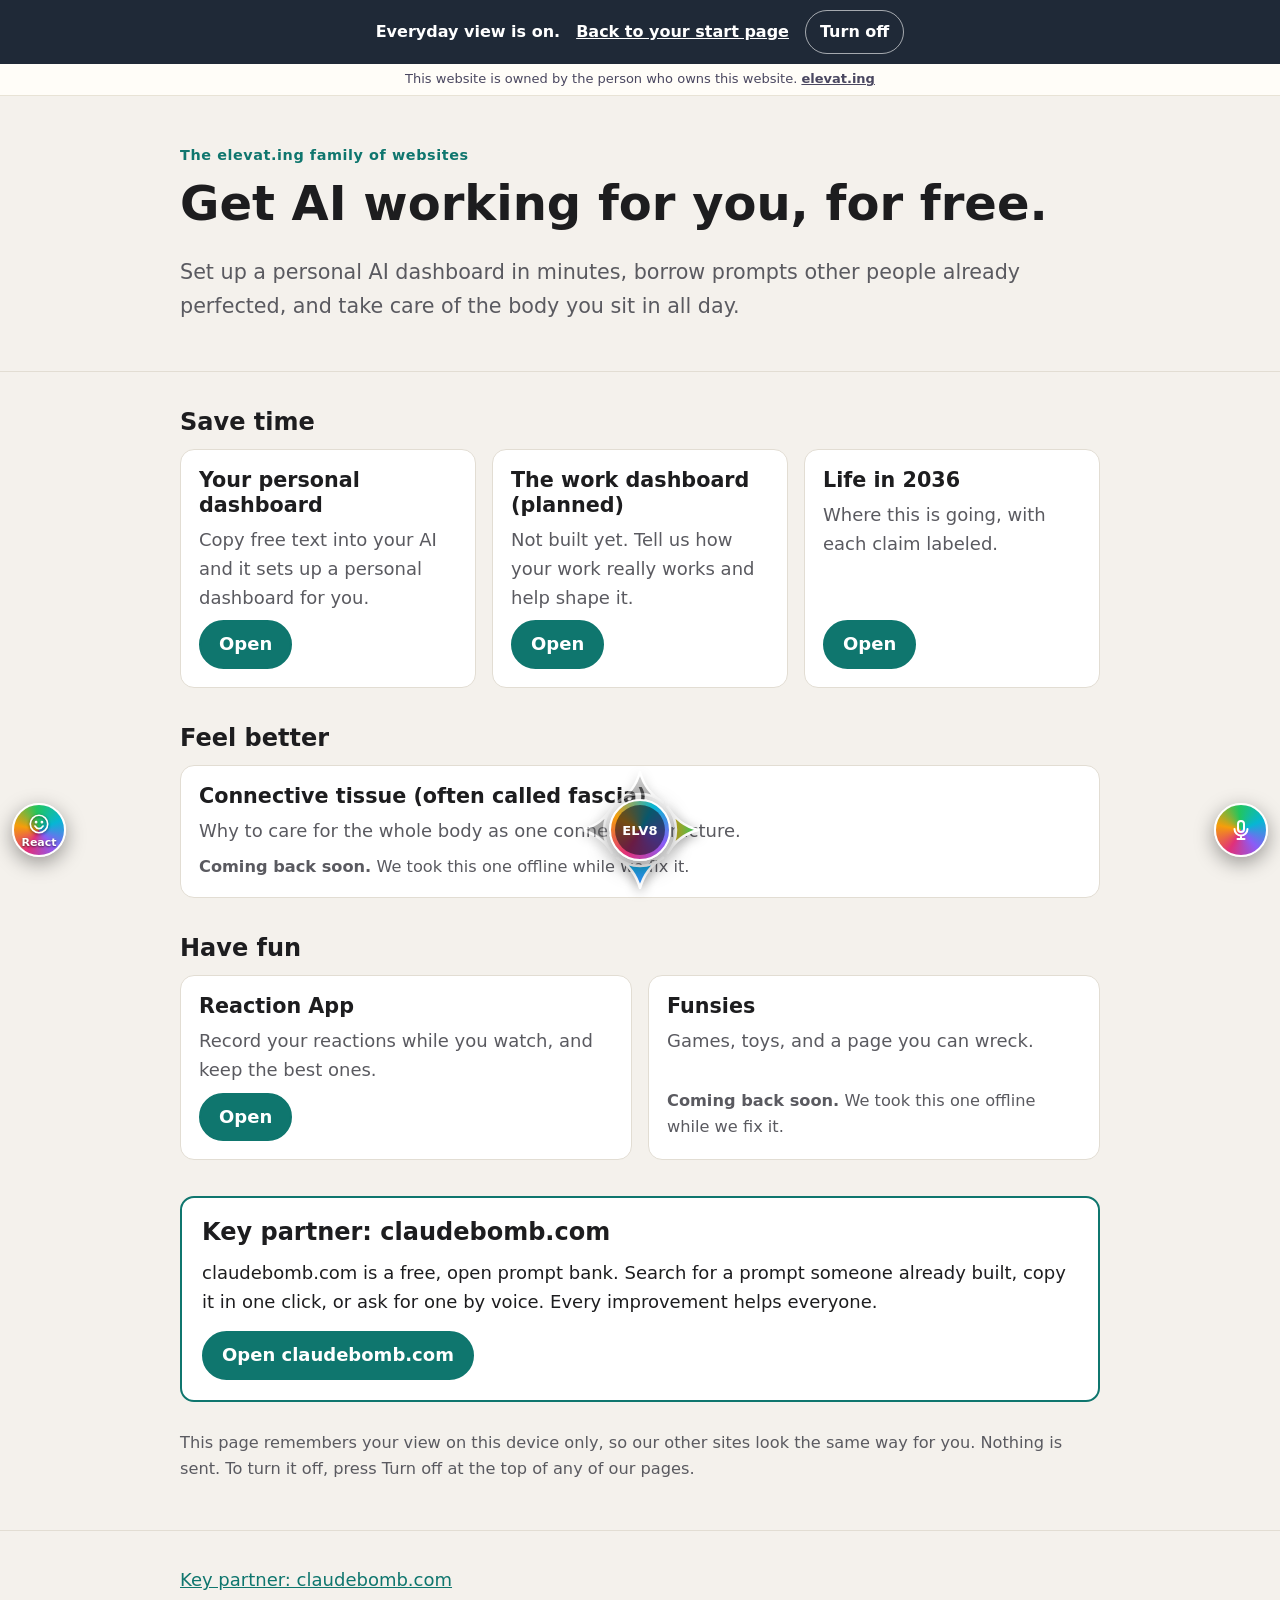
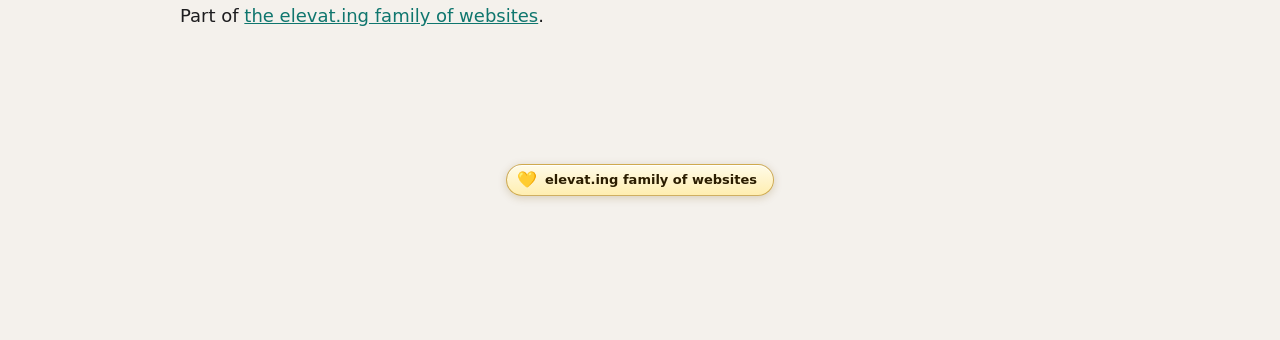
<file: millennials/index.html>
<!DOCTYPE html>
<html lang="en" data-hmr-aud="millennials">
<head>
<meta charset="utf-8">
<meta name="viewport" content="width=device-width, initial-scale=1">
<title>HMR family: AI that saves you time</title>
<link rel="canonical" href="https://hmrfamily.life/millennials/">
<meta name="description" content="A free personal AI dashboard, a prompt bank, connective tissue care, and the elevat.ing family of websites.">
<meta property="og:type" content="website">
<meta property="og:title" content="HMR family: AI that saves you time">
<meta property="og:description" content="A free personal AI dashboard, a prompt bank, connective tissue care, and the elevat.ing family of websites.">
<meta property="og:url" content="https://hmrfamily.life/millennials/">
<style>*{box-sizing:border-box}html{scroll-behavior:smooth}
body{margin:0;background:var(--bg);color:var(--ink)}
.wrap{max-width:960px;margin:0 auto;padding:0 20px}
.skip{position:absolute;left:-999px;top:0;background:var(--ink);color:var(--bg);padding:8px 12px;z-index:100}.skip:focus{left:8px;top:8px}
header{padding:48px 0 28px;border-bottom:1px solid var(--line)}
.eyebrow{color:var(--accent);font-weight:700;letter-spacing:.04em;margin:0 0 8px;font-size:.9rem}
h1,h2,h3{line-height:1.2;margin:0 0 .5em} h1{font-size:clamp(1.9rem,5.5vw,3rem)} h2{font-size:1.5rem;margin-top:36px}
.lead{font-size:1.15em;color:var(--mute);max-width:42em}
a{color:var(--accent)} :focus-visible{outline:3px solid var(--accent);outline-offset:2px}
.grid{display:grid;grid-template-columns:repeat(auto-fit,minmax(260px,1fr));gap:16px}
.card{background:var(--card);border:1px solid var(--line);border-radius:14px;padding:18px;display:flex;flex-direction:column;gap:8px}
.card h3{font-size:1.15em;margin:0} .card p{margin:0;color:var(--mute);flex:1}
.btn{align-self:flex-start;display:inline-flex;align-items:center;min-height:44px;padding:8px 18px;border-radius:999px;border:2px solid var(--accent);background:var(--accent);color:#fff;font-weight:700;text-decoration:none}
.partner{margin-top:36px;background:var(--card);border:2px solid var(--accent);border-radius:14px;padding:20px}
.partner p{margin:.3em 0 .8em}
.note{color:var(--mute);font-size:.9em;margin-top:28px}
footer{margin-top:48px;padding:28px 0 96px;border-top:1px solid var(--line)}
footer p{margin:.4em 0}

:root{--bg:#f4f1ec;--card:#ffffff;--ink:#1d1d1f;--mute:#5a5a60;--accent:#0f766e;--line:#e2ddd3;--font:system-ui,-apple-system,"Segoe UI",sans-serif;--ui:var(--font)}
body{font:18px/1.6 var(--font)}
.sr{position:absolute;width:1px;height:1px;overflow:hidden;clip:rect(0 0 0 0)}</style>
<script>try{localStorage.setItem("hmr.aud","millennials")}catch(e){}</script>
</head>
<body>
<a class="skip" href="#main">Skip to content</a>
<div class="elv8-cap" data-elv8-cap role="note" style="font:13px/1.45 system-ui,-apple-system,'Segoe UI',Roboto,sans-serif;text-align:center;padding:6px 12px;background:#fffdf8;color:#4a4760;border-bottom:1px solid #e8e3d6;position:relative;z-index:30">This website is owned by the person who owns this website. <a href="https://elevat.ing/" style="color:inherit;font-weight:700">elevat.ing</a></div>
<header><div class="wrap">
<p class="eyebrow">The elevat.ing family of websites</p>
<h1>Get AI working for you, for free.</h1>
<p class="lead">Set up a personal AI dashboard in minutes, borrow prompts other people already perfected, and take care of the body you sit in all day.</p>
</div></header>
<main id="main" class="wrap">
<section aria-labelledby="s0"><h2 id="s0">Save time</h2><div class="grid"><div class="card"><h3>Your personal dashboard</h3><p>Copy free text into your AI and it sets up a personal dashboard for you.</p><a class="btn" href="https://personaldash.life/?aud=millennials">Open<span class="sr"> Your personal dashboard</span></a></div><div class="card"><h3>The work dashboard (planned)</h3><p>Not built yet. Tell us how your work really works and help shape it.</p><a class="btn" href="https://workdash.life/?aud=millennials">Open<span class="sr"> The work dashboard (planned)</span></a></div><div class="card"><h3>Life in 2036</h3><p>Where this is going, with each claim labeled.</p><a class="btn" href="https://endgame.life/?aud=millennials">Open<span class="sr"> Life in 2036</span></a></div></div></section><section aria-labelledby="s1"><h2 id="s1">Feel better</h2><div class="grid"><div class="card"><h3>Connective tissue (often called fascia)</h3><p>Why to care for the whole body as one connected structure.</p><p class="note"><strong>Coming back soon.</strong> We took this one offline while we fix it.</p></div></div></section><section aria-labelledby="s2"><h2 id="s2">Have fun</h2><div class="grid"><div class="card"><h3>Reaction App</h3><p>Record your reactions while you watch, and keep the best ones.</p><a class="btn" href="https://reactionapp.life/?aud=millennials">Open<span class="sr"> Reaction App</span></a></div><div class="card"><h3>Funsies</h3><p>Games, toys, and a page you can wreck.</p><p class="note"><strong>Coming back soon.</strong> We took this one offline while we fix it.</p></div></div></section>
<section class="partner" aria-labelledby="kp"><h2 id="kp" style="margin-top:0">Key partner: claudebomb.com</h2>
<p>claudebomb.com is a free, open prompt bank. Search for a prompt someone already built, copy it in one click, or ask for one by voice. Every improvement helps everyone.</p>
<a class="btn" href="https://claudebomb.com/?aud=millennials">Open claudebomb.com</a></section>
<p class="note">This page remembers your view on this device only, so our other sites look the same way for you. Nothing is sent. To turn it off, press Turn off at the top of any of our pages.</p>
</main>
<footer><div class="wrap">
<p><a href="https://claudebomb.com/?aud=millennials">Key partner: claudebomb.com</a></p>
<p>Part of <a href="https://hmrfamily.life/?aud=millennials">the elevat.ing family of websites</a>.</p>
</div></footer>
<div id="picker"></div>
<script src="../x/hmr-aud.js?v=1"></script>
<script src="../js/hmr-dock.js?v=6.10.2" data-site="hmrfamily.life" defer></script>
</body>
</html>
</file>
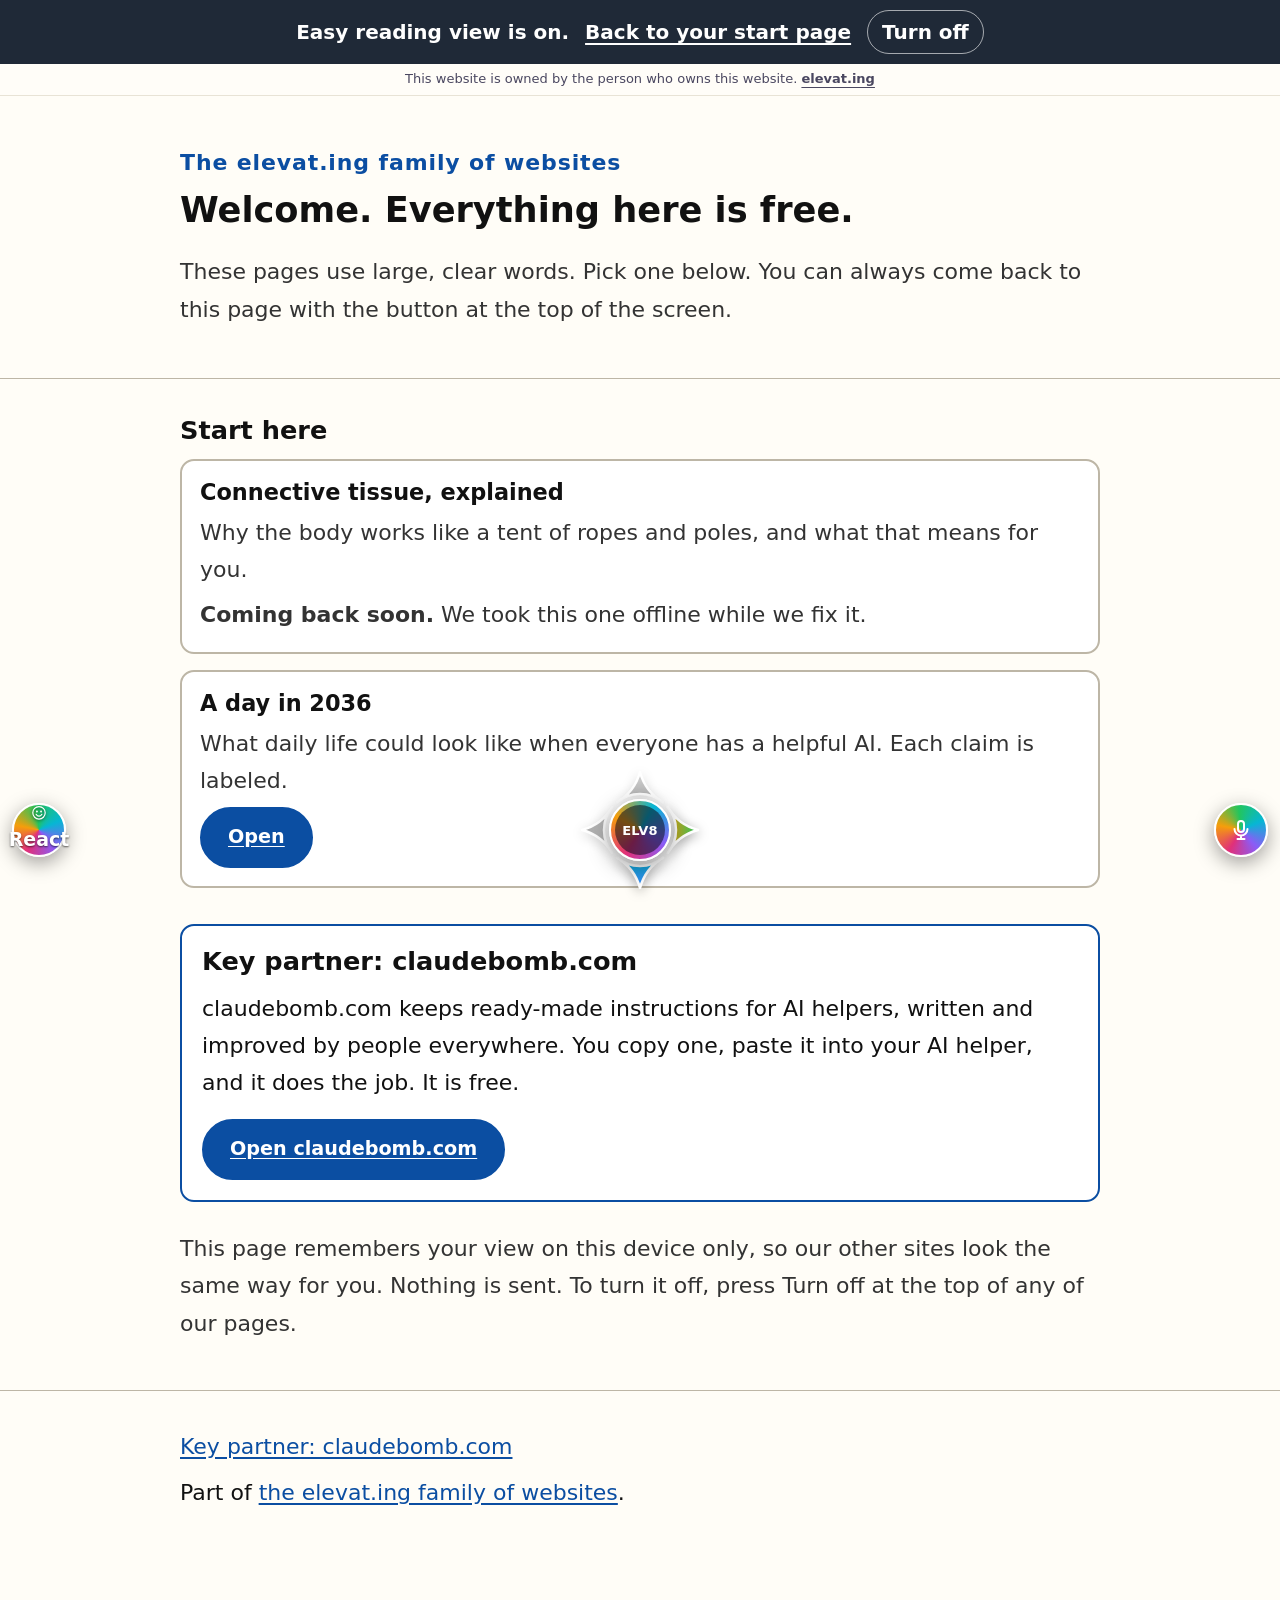
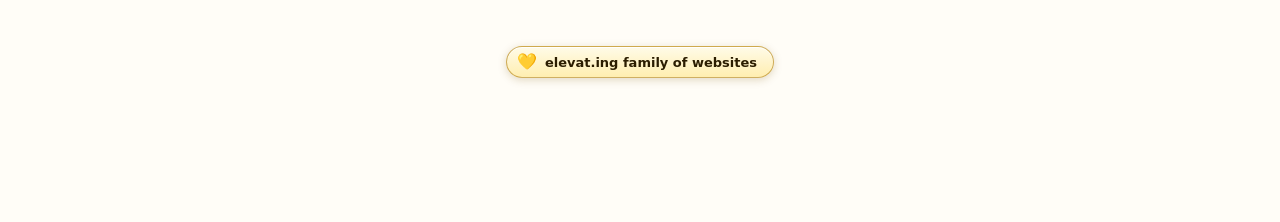
<file: seniors/index.html>
<!DOCTYPE html>
<html lang="en" data-hmr-aud="seniors">
<head>
<meta charset="utf-8">
<meta name="viewport" content="width=device-width, initial-scale=1">
<title>The HMR family, easy reading</title>
<link rel="canonical" href="https://hmrfamily.life/seniors/">
<meta name="description" content="Large, clear pages from the elevat.ing family of websites.">
<meta property="og:type" content="website">
<meta property="og:title" content="The HMR family, easy reading">
<meta property="og:description" content="Large, clear pages from the elevat.ing family of websites.">
<meta property="og:url" content="https://hmrfamily.life/seniors/">
<style>*{box-sizing:border-box}html{scroll-behavior:smooth}
body{margin:0;background:var(--bg);color:var(--ink)}
.wrap{max-width:960px;margin:0 auto;padding:0 20px}
.skip{position:absolute;left:-999px;top:0;background:var(--ink);color:var(--bg);padding:8px 12px;z-index:100}.skip:focus{left:8px;top:8px}
header{padding:48px 0 28px;border-bottom:1px solid var(--line)}
.eyebrow{color:var(--accent);font-weight:700;letter-spacing:.04em;margin:0 0 8px;font-size:.9rem}
h1,h2,h3{line-height:1.2;margin:0 0 .5em} h1{font-size:clamp(1.9rem,5.5vw,3rem)} h2{font-size:1.5rem;margin-top:36px}
.lead{font-size:1.15em;color:var(--mute);max-width:42em}
a{color:var(--accent)} :focus-visible{outline:3px solid var(--accent);outline-offset:2px}
.grid{display:grid;grid-template-columns:repeat(auto-fit,minmax(260px,1fr));gap:16px}
.card{background:var(--card);border:1px solid var(--line);border-radius:14px;padding:18px;display:flex;flex-direction:column;gap:8px}
.card h3{font-size:1.15em;margin:0} .card p{margin:0;color:var(--mute);flex:1}
.btn{align-self:flex-start;display:inline-flex;align-items:center;min-height:44px;padding:8px 18px;border-radius:999px;border:2px solid var(--accent);background:var(--accent);color:#fff;font-weight:700;text-decoration:none}
.partner{margin-top:36px;background:var(--card);border:2px solid var(--accent);border-radius:14px;padding:20px}
.partner p{margin:.3em 0 .8em}
.note{color:var(--mute);font-size:.9em;margin-top:28px}
footer{margin-top:48px;padding:28px 0 96px;border-top:1px solid var(--line)}
footer p{margin:.4em 0}

:root{--bg:#fffdf7;--card:#ffffff;--ink:#111111;--mute:#333333;--accent:#0b4ea2;--line:#bdb6a6;--font:Verdana,"Segoe UI",system-ui,sans-serif;--ui:var(--font)}
body{font:22px/1.7 var(--font)} html[data-hmr-aud][data-hmr-aud=seniors] body{font-size:22px!important} h1{font-size:2.2rem} h2{font-size:1.6rem}
.card{border-width:2px} .card h3{font-size:1.4rem} .btn{font-size:1.2rem;min-height:56px;padding:12px 26px}
a{text-decoration:underline;text-underline-offset:4px} *{animation:none!important;transition:none!important}
.grid{grid-template-columns:1fr!important}
.sr{position:absolute;width:1px;height:1px;overflow:hidden;clip:rect(0 0 0 0)}</style>
<script>try{localStorage.setItem("hmr.aud","seniors")}catch(e){}</script>
</head>
<body>
<a class="skip" href="#main">Skip to content</a>
<div class="elv8-cap" data-elv8-cap role="note" style="font:13px/1.45 system-ui,-apple-system,'Segoe UI',Roboto,sans-serif;text-align:center;padding:6px 12px;background:#fffdf8;color:#4a4760;border-bottom:1px solid #e8e3d6;position:relative;z-index:30">This website is owned by the person who owns this website. <a href="https://elevat.ing/" style="color:inherit;font-weight:700">elevat.ing</a></div>
<header><div class="wrap">
<p class="eyebrow">The elevat.ing family of websites</p>
<h1>Welcome. Everything here is free.</h1>
<p class="lead">These pages use large, clear words. Pick one below. You can always come back to this page with the button at the top of the screen.</p>
</div></header>
<main id="main" class="wrap">
<section aria-labelledby="s0"><h2 id="s0">Start here</h2><div class="grid"><div class="card"><h3>Connective tissue, explained</h3><p>Why the body works like a tent of ropes and poles, and what that means for you.</p><p class="note"><strong>Coming back soon.</strong> We took this one offline while we fix it.</p></div><div class="card"><h3>A day in 2036</h3><p>What daily life could look like when everyone has a helpful AI. Each claim is labeled.</p><a class="btn" href="https://endgame.life/?aud=seniors">Open<span class="sr"> A day in 2036</span></a></div></div></section>
<section class="partner" aria-labelledby="kp"><h2 id="kp" style="margin-top:0">Key partner: claudebomb.com</h2>
<p>claudebomb.com keeps ready-made instructions for AI helpers, written and improved by people everywhere. You copy one, paste it into your AI helper, and it does the job. It is free.</p>
<a class="btn" href="https://claudebomb.com/?aud=seniors">Open claudebomb.com</a></section>
<p class="note">This page remembers your view on this device only, so our other sites look the same way for you. Nothing is sent. To turn it off, press Turn off at the top of any of our pages.</p>
</main>
<footer><div class="wrap">
<p><a href="https://claudebomb.com/?aud=seniors">Key partner: claudebomb.com</a></p>
<p>Part of <a href="https://hmrfamily.life/?aud=seniors">the elevat.ing family of websites</a>.</p>
</div></footer>
<div id="picker"></div>
<script src="../x/hmr-aud.js?v=1"></script>
<script src="../js/hmr-dock.js?v=6.10.2" data-site="hmrfamily.life" defer></script>
</body>
</html>
</file>
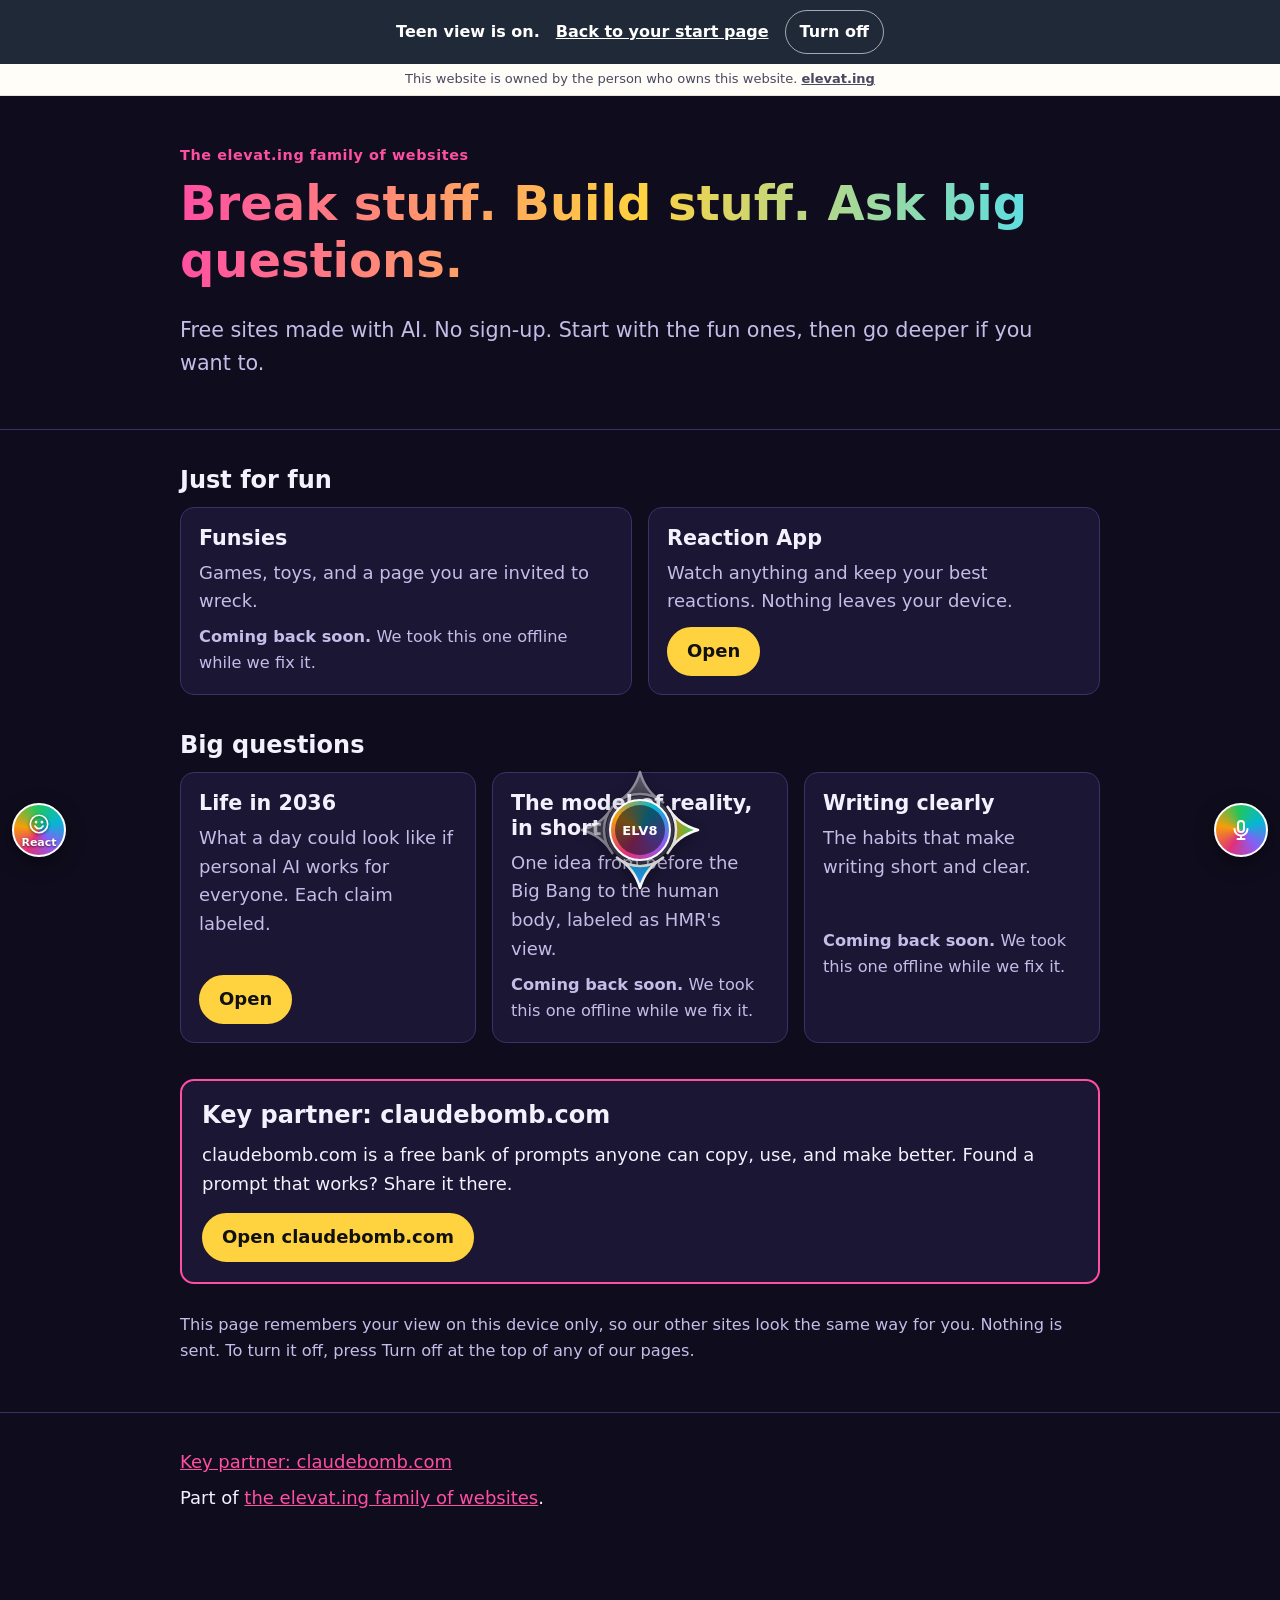
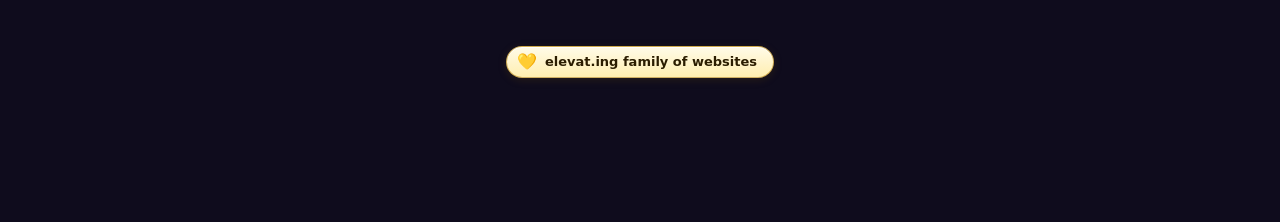
<file: teens/index.html>
<!DOCTYPE html>
<html lang="en" data-hmr-aud="teens">
<head>
<meta charset="utf-8">
<meta name="viewport" content="width=device-width, initial-scale=1">
<title>HMR family: start here</title>
<link rel="canonical" href="https://hmrfamily.life/teens/">
<meta name="description" content="Games, a page you can wreck, a reaction recorder, and what life could look like in 2036. Part of the elevat.ing family of websites.">
<meta property="og:type" content="website">
<meta property="og:title" content="HMR family: start here">
<meta property="og:description" content="Games, a page you can wreck, a reaction recorder, and what life could look like in 2036. Part of the elevat.ing family of websites.">
<meta property="og:url" content="https://hmrfamily.life/teens/">
<style>*{box-sizing:border-box}html{scroll-behavior:smooth}
body{margin:0;background:var(--bg);color:var(--ink)}
.wrap{max-width:960px;margin:0 auto;padding:0 20px}
.skip{position:absolute;left:-999px;top:0;background:var(--ink);color:var(--bg);padding:8px 12px;z-index:100}.skip:focus{left:8px;top:8px}
header{padding:48px 0 28px;border-bottom:1px solid var(--line)}
.eyebrow{color:var(--accent);font-weight:700;letter-spacing:.04em;margin:0 0 8px;font-size:.9rem}
h1,h2,h3{line-height:1.2;margin:0 0 .5em} h1{font-size:clamp(1.9rem,5.5vw,3rem)} h2{font-size:1.5rem;margin-top:36px}
.lead{font-size:1.15em;color:var(--mute);max-width:42em}
a{color:var(--accent)} :focus-visible{outline:3px solid var(--accent);outline-offset:2px}
.grid{display:grid;grid-template-columns:repeat(auto-fit,minmax(260px,1fr));gap:16px}
.card{background:var(--card);border:1px solid var(--line);border-radius:14px;padding:18px;display:flex;flex-direction:column;gap:8px}
.card h3{font-size:1.15em;margin:0} .card p{margin:0;color:var(--mute);flex:1}
.btn{align-self:flex-start;display:inline-flex;align-items:center;min-height:44px;padding:8px 18px;border-radius:999px;border:2px solid var(--accent);background:var(--accent);color:#fff;font-weight:700;text-decoration:none}
.partner{margin-top:36px;background:var(--card);border:2px solid var(--accent);border-radius:14px;padding:20px}
.partner p{margin:.3em 0 .8em}
.note{color:var(--mute);font-size:.9em;margin-top:28px}
footer{margin-top:48px;padding:28px 0 96px;border-top:1px solid var(--line)}
footer p{margin:.4em 0}

:root{--bg:#0f0c1d;--card:#1b1633;--ink:#f4f1ff;--mute:#c4bde8;--accent:#ff4fa3;--line:#3a3166;--font:"Trebuchet MS","Segoe UI",system-ui,sans-serif;--ui:var(--font)}
body{font:18px/1.6 var(--font)} .btn{color:#111!important;background:#ffd23f!important;border-color:#ffd23f!important}
h1{background:linear-gradient(90deg,#ff4fa3,#ffd23f,#3fe0ff);-webkit-background-clip:text;background-clip:text;color:transparent}
.sr{position:absolute;width:1px;height:1px;overflow:hidden;clip:rect(0 0 0 0)}</style>
<script>try{localStorage.setItem("hmr.aud","teens")}catch(e){}</script>
</head>
<body>
<a class="skip" href="#main">Skip to content</a>
<div class="elv8-cap" data-elv8-cap role="note" style="font:13px/1.45 system-ui,-apple-system,'Segoe UI',Roboto,sans-serif;text-align:center;padding:6px 12px;background:#fffdf8;color:#4a4760;border-bottom:1px solid #e8e3d6;position:relative;z-index:30">This website is owned by the person who owns this website. <a href="https://elevat.ing/" style="color:inherit;font-weight:700">elevat.ing</a></div>
<header><div class="wrap">
<p class="eyebrow">The elevat.ing family of websites</p>
<h1>Break stuff. Build stuff. Ask big questions.</h1>
<p class="lead">Free sites made with AI. No sign-up. Start with the fun ones, then go deeper if you want to.</p>
</div></header>
<main id="main" class="wrap">
<section aria-labelledby="s0"><h2 id="s0">Just for fun</h2><div class="grid"><div class="card"><h3>Funsies</h3><p>Games, toys, and a page you are invited to wreck.</p><p class="note"><strong>Coming back soon.</strong> We took this one offline while we fix it.</p></div><div class="card"><h3>Reaction App</h3><p>Watch anything and keep your best reactions. Nothing leaves your device.</p><a class="btn" href="https://reactionapp.life/?aud=teens">Open<span class="sr"> Reaction App</span></a></div></div></section><section aria-labelledby="s1"><h2 id="s1">Big questions</h2><div class="grid"><div class="card"><h3>Life in 2036</h3><p>What a day could look like if personal AI works for everyone. Each claim labeled.</p><a class="btn" href="https://endgame.life/?aud=teens">Open<span class="sr"> Life in 2036</span></a></div><div class="card"><h3>The model of reality, in short</h3><p>One idea from before the Big Bang to the human body, labeled as HMR&#x27;s view.</p><p class="note"><strong>Coming back soon.</strong> We took this one offline while we fix it.</p></div><div class="card"><h3>Writing clearly</h3><p>The habits that make writing short and clear.</p><p class="note"><strong>Coming back soon.</strong> We took this one offline while we fix it.</p></div></div></section>
<section class="partner" aria-labelledby="kp"><h2 id="kp" style="margin-top:0">Key partner: claudebomb.com</h2>
<p>claudebomb.com is a free bank of prompts anyone can copy, use, and make better. Found a prompt that works? Share it there.</p>
<a class="btn" href="https://claudebomb.com/?aud=teens">Open claudebomb.com</a></section>
<p class="note">This page remembers your view on this device only, so our other sites look the same way for you. Nothing is sent. To turn it off, press Turn off at the top of any of our pages.</p>
</main>
<footer><div class="wrap">
<p><a href="https://claudebomb.com/?aud=teens">Key partner: claudebomb.com</a></p>
<p>Part of <a href="https://hmrfamily.life/?aud=teens">the elevat.ing family of websites</a>.</p>
</div></footer>
<div id="picker"></div>
<script src="../x/hmr-aud.js?v=1"></script>
<script src="../js/hmr-dock.js?v=6.10.2" data-site="hmrfamily.life" defer></script>
</body>
</html>
</file>
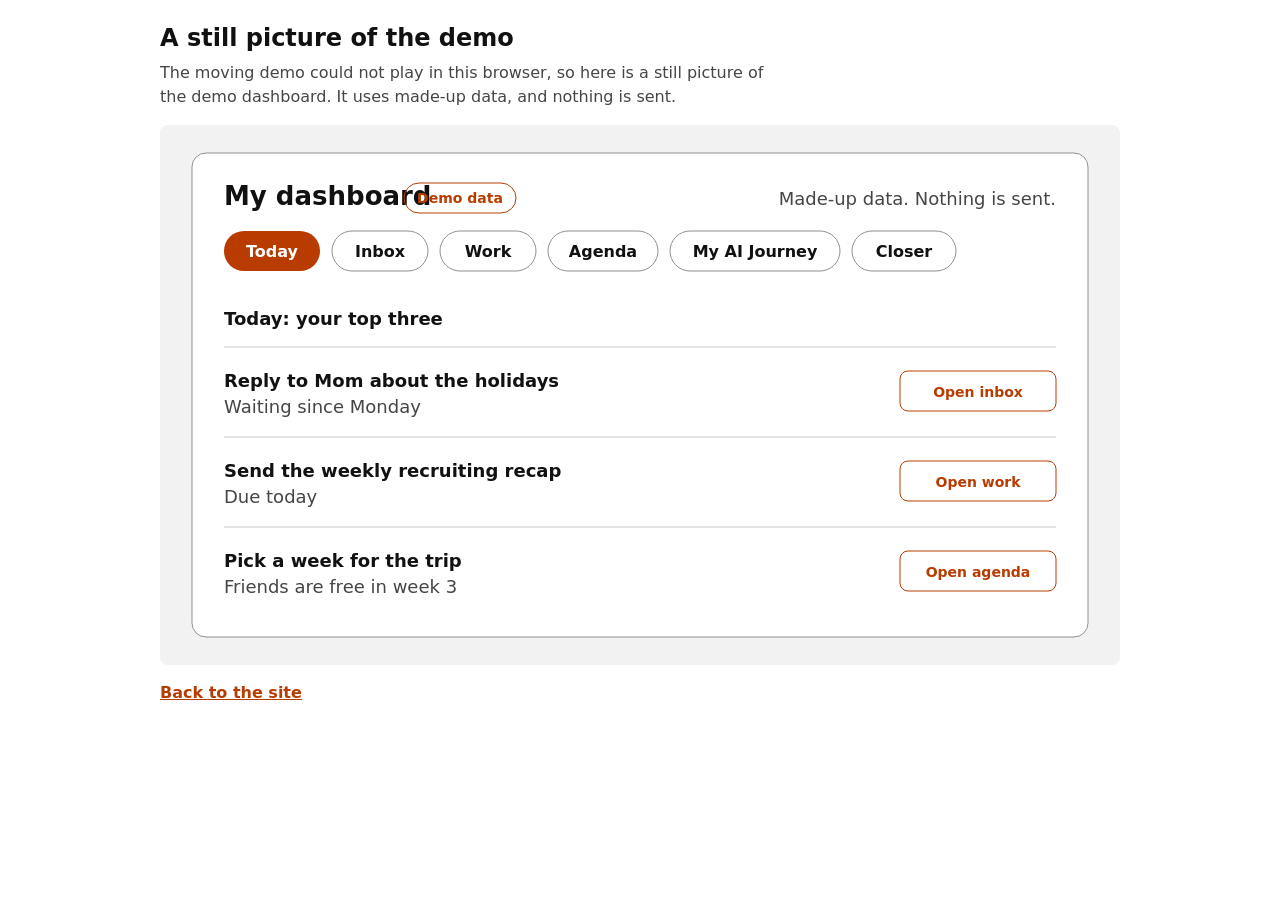
<file: hmr-card/still.html>
<!DOCTYPE html>
<html lang="en">
<head>
<meta charset="utf-8">
<meta name="viewport" content="width=device-width, initial-scale=1">
<meta name="robots" content="noindex">
<title>Demo still</title>
<style>
:root{--bg:#fff;--fg:#111;--mut:#454545;--ac:#b83c00;color-scheme:light dark}
@media(prefers-color-scheme:dark){:root{--bg:#0a0a0a;--fg:#f5f5f5;--mut:#c8c8c8;--ac:#ff6a1a}}
body{margin:0;background:var(--bg);color:var(--fg);font:400 16px/1.5 system-ui,-apple-system,"Segoe UI",Roboto,Arial,sans-serif;padding:24px 16px}
main{max-width:960px;margin:0 auto}
h1{font-size:1.5rem;line-height:1.2;margin:0 0 8px}
p{margin:0 0 16px;color:var(--mut);max-width:62ch}
img{display:block;width:100%;height:auto;border-radius:8px;margin:0 0 16px}
a{color:var(--ac);font-weight:600}
</style>
</head>
<body>
<main>
<h1>A still picture of the demo</h1>
<p>The moving demo could not play in this browser, so here is a still picture of the demo dashboard. It uses made-up data, and nothing is sent.</p>
<img src="still.svg" alt="A still picture of the demo dashboard, with made-up data." width="960" height="540">
<p><a href="../">Back to the site</a></p>
</main>
</body>
</html>
</file>
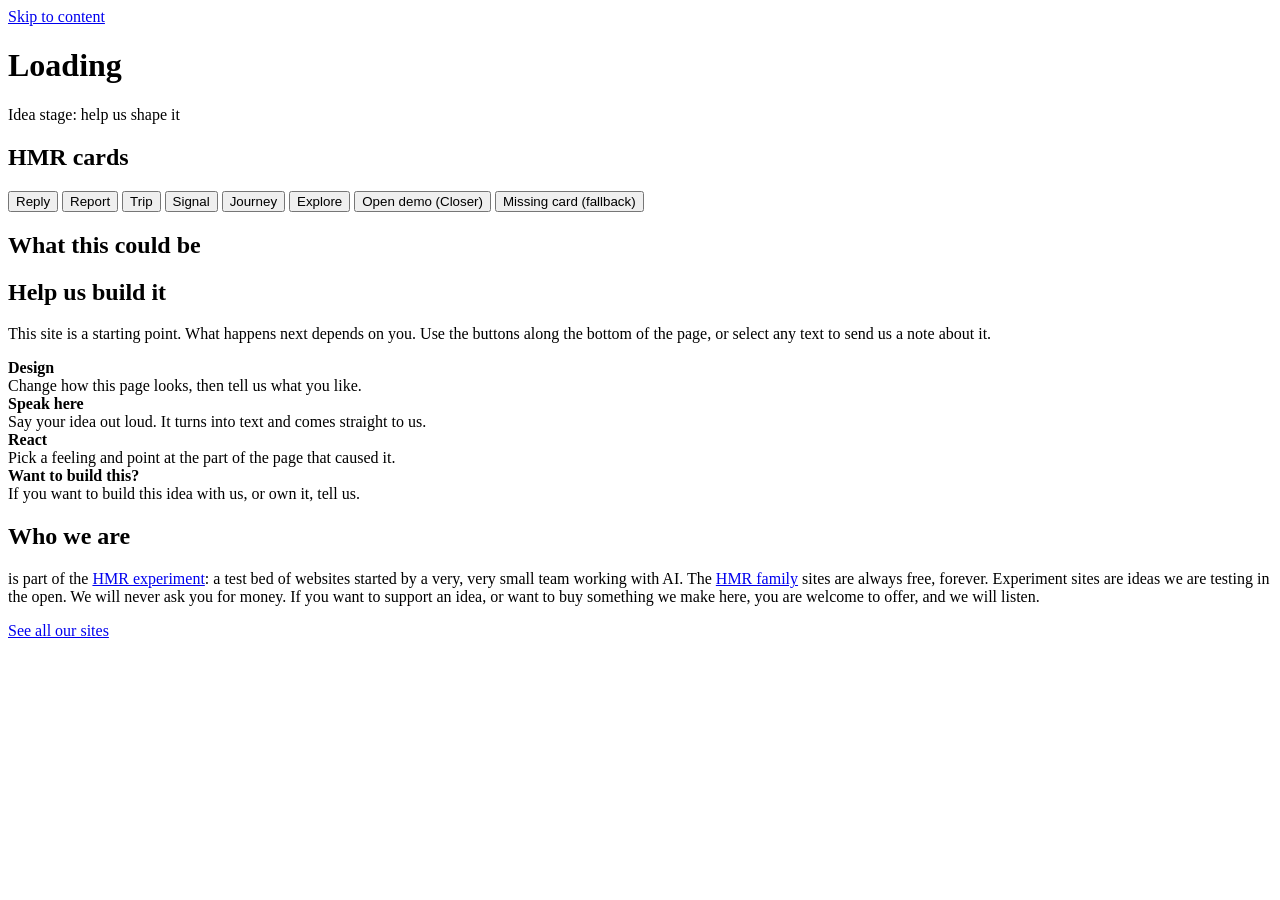
<file: hmr-card/test.html>
<!DOCTYPE html>
<html lang="en">
<head>
<meta charset="utf-8">
<meta name="viewport" content="width=device-width, initial-scale=1">
<title>HMR family site</title>
<link rel="canonical" href="https://hmrfamily.life/hmr-card/test.html">
<link rel="stylesheet" href="https://hmrfamily.life/x/style.css">
</head>
<body>
<a class="skip" href="#main">Skip to content</a>
<header class="hero">
  <div class="wrap">
    <p class="eyebrow" id="f-d"></p>
    <h1 id="f-t">Loading</h1>
    <p class="lead" id="f-p"></p>
    <p><span class="tag">Idea stage: help us shape it</span></p>
  </div>
</header>
<main id="main">
  <section class="wrap">
    <div class="idea"><h2>HMR cards</h2><p><button type="button" class="btn" data-hmr-card="reply">Reply</button> <button type="button" class="btn" data-hmr-card="report">Report</button> <button type="button" class="btn" data-hmr-card="trip">Trip</button> <button type="button" class="btn" data-hmr-card="signal">Signal</button> <button type="button" class="btn" data-hmr-card="journey">Journey</button> <button type="button" class="btn" data-hmr-card="explore">Explore</button> <button type="button" class="btn" data-hmr-card="explore" data-hmr-at="end" data-hmr-focus="tab:closer">Open demo (Closer)</button> <button type="button" class="btn" data-hmr-card="missing">Missing card (fallback)</button></p></div>
    <div class="idea">
      <h2>What this could be</h2>
      <p id="f-sub"></p><ul id="f-b"></ul>
    </div>
    <div class="idea">
      <h2>Help us build it</h2>
      <p>This site is a starting point. What happens next depends on you. Use the buttons along the bottom of the page, or select any text to send us a note about it.</p>
      <div class="steps">
        <div><b>Design</b><br>Change how this page looks, then tell us what you like.</div>
        <div><b>Speak here</b><br>Say your idea out loud. It turns into text and comes straight to us.</div>
        <div><b>React</b><br>Pick a feeling and point at the part of the page that caused it.</div>
        <div><b>Want to build this?</b><br>If you want to build this idea with us, or own it, tell us.</div>
      </div>
    </div>
    <div class="idea">
      <h2>Who we are</h2>
      <p><span class="f-d2"></span> is part of the <a href="https://hmrfamily.life/#experiment">HMR experiment</a>: a test bed of websites started by a very, very small team working with AI. The <a href="https://hmrfamily.life/">HMR family</a> sites are always free, forever. Experiment sites are ideas we are testing in the open. We will never ask you for money. If you want to support an idea, or want to buy something we make here, you are welcome to offer, and we will listen.</p>
    </div>
  </section>
</main>
<footer>
  <div class="wrap">
    <p><a class="btn" href="https://hmrfamily.life/">See all our sites</a></p>
    
  </div>
</footer>
<div id="picker"></div>
<script src="https://hmrfamily.life/x/site.js"></script>
<script src="https://hmrfamily.life/x/app.js"></script>
<script src="https://hmrfamily.life/x/hmr-dock.js?v=6.10.2" data-tier="experiment" data-design=".pk-open" data-design-panel=".pk-panel" defer></script>
<script src="hmr-card.js?v=3" defer></script>
</body>
</html>
</file>
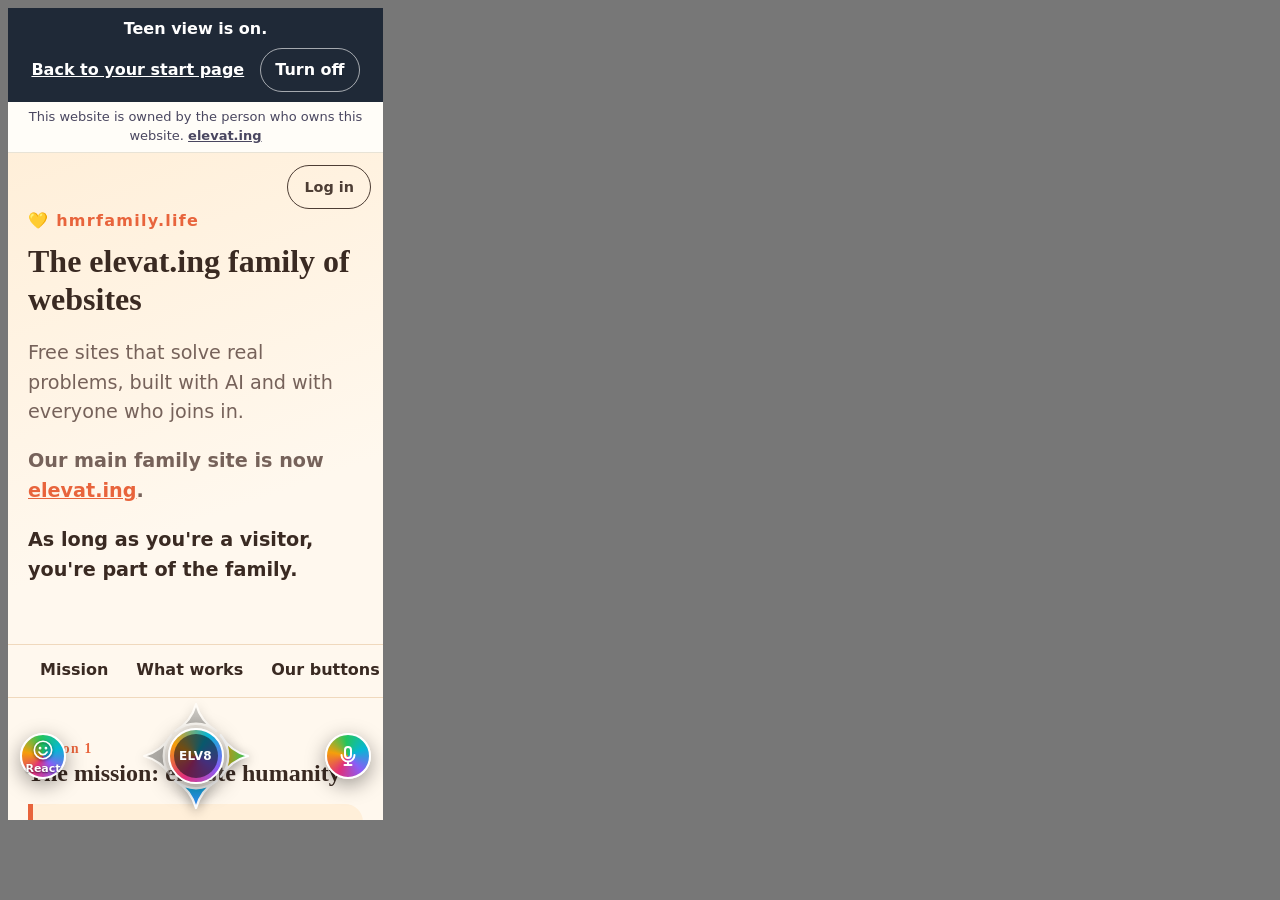
<file: hmr-card/viewport.html>
<!DOCTYPE html>
<html lang="en">
<head>
<meta charset="utf-8">
<meta name="viewport" content="width=device-width, initial-scale=1">
<meta name="robots" content="noindex">
<title>Card check at 375 px</title>
<style>body{margin:0;padding:8px;background:#777}iframe{display:block;width:375px;height:812px;border:0;background:#fff}</style>
</head>
<body>
<!-- QA tool: shows this site at a real 375 px phone viewport. Add ?p=path to pick a page. -->
<iframe title="This site at 375 px wide" id="f"></iframe>
<script>var p=new URLSearchParams(location.search).get('p')||'../';if(!/^(\.\.\/|\/)[\w\-\/.?=&]*$/.test(p))p='../';document.getElementById('f').src=p;</script>
</body>
</html>
</file>
<file: css/style.css>
:root{--bg:#fff8ee;--bg2:#ffefd9;--card:#ffffff;--ink:#3a2a22;--mute:#76625a;--accent:#e8643c;--accent2:#f5b13d;--accent-ink:#ffffff;--line:#f0d9bd;--radius:18px;--font:"Trebuchet MS","Segoe UI",system-ui,-apple-system,sans-serif;--head:Georgia,"Times New Roman",serif}
html[data-design="2"]{--bg:#f6fbef;--bg2:#e6f4d6;--card:#ffffff;--ink:#27382a;--mute:#5a6e5c;--accent:#3f9d5a;--accent2:#f2c94c;--line:#d3e8bd;--radius:26px;--head:"Trebuchet MS","Segoe UI",system-ui,sans-serif}
html[data-design="3"]{--bg:#fffbe6;--bg2:#fff1a8;--card:#fffef6;--ink:#33280a;--mute:#6d5c25;--accent:#f08a00;--accent2:#e5484d;--line:#f2de7c;--radius:8px;--head:"Trebuchet MS","Segoe UI",system-ui,sans-serif}
html[data-design="4"]{--bg:#fff7f3;--bg2:#ffe3d6;--card:#ffffff;--ink:#2b2f3a;--mute:#5d6676;--accent:#1d9aa6;--accent2:#ff8d6b;--line:#f6d3c4;--radius:14px;--head:Georgia,"Times New Roman",serif}
*{box-sizing:border-box}
html{scroll-behavior:smooth}
body{margin:0;background:var(--bg);color:var(--ink);font:17px/1.55 var(--font);overflow-x:hidden}
.wrap{max-width:1040px;margin:0 auto;padding:0 20px}
.skip{position:absolute;left:-999px;top:0;background:var(--ink);color:#fff;padding:8px 12px;z-index:100}
.skip:focus{left:8px;top:8px}
h1,h2,h3{font-family:var(--head);line-height:1.2;margin:0 0 .5em}
h1{font-size:clamp(2rem,6vw,3.4rem)}
h2{font-size:clamp(1.5rem,4vw,2.1rem)}
a{color:var(--accent)}
:focus-visible{outline:3px solid var(--ink);outline-offset:2px}
.hero{background:linear-gradient(160deg,var(--bg2),var(--bg) 70%);padding:56px 0 40px;border-bottom:1px solid var(--line)}
.eyebrow{color:var(--accent);font-weight:700;letter-spacing:.08em;margin:0 0 8px}
.lead{font-size:1.2rem;color:var(--mute);max-width:40em}
.mission{list-style:none;padding:0;margin:24px 0 0;display:grid;grid-template-columns:repeat(auto-fit,minmax(220px,1fr));gap:14px}
.mission li{background:var(--card);border:1px solid var(--line);border-radius:var(--radius);padding:16px}
.mission strong{display:block;font-family:var(--head);font-size:1.1rem;margin-bottom:4px;color:var(--accent)}
main section.wrap{padding-top:40px;padding-bottom:8px}
.btn{font:inherit;font-weight:700;border:2px solid var(--accent);background:var(--card);color:var(--accent);border-radius:999px;padding:9px 18px;cursor:pointer;text-decoration:none;min-height:44px;display:inline-flex;align-items:center}
.btn.primary{background:var(--accent);color:var(--accent-ink)}
.btn:hover{filter:brightness(.95)}
.next p{max-width:44em}
.tag{display:inline-block;background:var(--accent2);color:var(--ink);font-weight:700;border-radius:999px;padding:2px 12px;font-size:.85rem}
.note{background:var(--bg2);padding:12px;border-radius:var(--radius)}
footer{margin-top:48px;padding:32px 0 90px;background:var(--bg2);border-top:1px solid var(--line)}
.foot{list-style:none;padding:0;display:flex;flex-wrap:wrap;gap:6px 18px;margin:0 0 16px}
.foot a{overflow-wrap:anywhere}
.small{color:var(--mute);font-size:.9rem}
/* modal */
/* picker */
#picker{position:static}
.pk-open{background:var(--ink);color:#fff;border:0;border-radius:999px;padding:10px 16px;font:inherit;font-weight:700;cursor:pointer;min-height:44px}
.pk-panel{background:var(--card);border:2px solid var(--ink);border-radius:var(--radius);padding:14px;width:320px;max-width:100%;max-height:80vh;overflow:auto;box-shadow:0 8px 30px rgba(0,0,0,.2)}
.pk-panel[hidden]{display:none}
.pk-top{display:flex;justify-content:space-between;align-items:center;margin-bottom:8px}
.pk-top b{font-family:var(--head)}
.pk-designs{display:flex;gap:6px;margin-bottom:10px}
.pk-designs button{flex:1;min-height:40px;border:2px solid var(--line);background:var(--bg);border-radius:10px;font:inherit;cursor:pointer;color:var(--ink)}
.pk-designs button[aria-pressed="true"]{border-color:var(--accent);background:var(--accent);color:var(--accent-ink);font-weight:700}
.pk-panel fieldset{border:0;padding:0;margin:0 0 8px}
.pk-panel legend{font-weight:700;margin-bottom:4px;padding:0}
.pk-panel label{display:block;padding:4px 0;cursor:pointer}
.pk-panel textarea{width:100%;font:inherit;border:1px solid var(--line);border-radius:8px;padding:6px;min-height:56px;color:var(--ink);background:var(--bg)}
.pk-panel .btn{padding:6px 12px;min-height:40px}
.pk-msg{font-size:.85rem;color:var(--mute);margin:6px 0 0;min-height:1.2em}
@media (max-width:480px){body{font-size:16px}.site{padding:16px}.dlg-bot .btn{padding:8px 12px}}
.talk p,.talk ul{max-width:44em}.talk li{margin:.35em 0}
/* site map tree */
.star{color:#c9971c;text-shadow:0 0 6px rgba(240,190,60,.55)}

@media (prefers-reduced-motion:reduce){*{animation:none!important;scroll-behavior:auto!important;transition:none!important}}
/* site map cards */
.fam{display:flex;flex-direction:column;gap:14px;margin-top:18px}
.hub{display:flex;flex-wrap:wrap;align-items:center;gap:6px 12px;background:var(--ink);color:#fff;border-radius:var(--radius);padding:14px 18px}
.hub b{font-family:var(--head);font-size:1.15rem}
.hub span:last-child{color:#e7d9cf}
.lvl{margin:14px 0 0;font-weight:700;letter-spacing:.08em;text-transform:uppercase;font-size:.8rem;color:var(--mute)}
.then{margin:0;text-align:center;color:var(--mute);font-size:.9rem}
.then::before{content:"\2193  ";font-weight:700}
.fc{position:relative;background:var(--card);border:1px solid var(--line);border-radius:var(--radius);padding:20px 20px 18px;box-shadow:0 1px 2px rgba(58,42,34,.06),0 8px 24px rgba(58,42,34,.06);overflow:hidden}
.fc::before{content:"";position:absolute;left:0;right:0;top:0;height:5px;background:linear-gradient(90deg,var(--accent),var(--accent2))}
.fc.flag{padding:24px}
.fc.soul{background:linear-gradient(135deg,#fffdf5,#fff3d2);border-color:#e3c46a}
.fc.vision{background:var(--bg2)}
.fc-top{display:flex;justify-content:space-between;align-items:center;gap:8px;margin-top:4px}
.fc-tag{font-size:.78rem;font-weight:700;letter-spacing:.08em;text-transform:uppercase;color:var(--mute)}
.fc-host{margin:.35em 0 .2em;font-size:1.35rem;overflow-wrap:anywhere}
.fc.flag .fc-host,.fc.soul .fc-host{font-size:1.75rem}
.fc-host a{text-decoration:none;color:var(--accent)}
.fc-host a:hover{text-decoration:underline}
.fc-text{margin:0 0 14px;color:var(--mute);max-width:46em}
.fc-act{display:flex;flex-wrap:wrap;gap:10px;align-items:center;margin-top:auto}
.fc-soon{color:var(--mute);font-size:.95rem}
.pill{display:inline-block;font-size:.75rem;font-weight:700;border-radius:999px;padding:2px 10px;white-space:nowrap}
.pill.live{background:#dff3e4;color:#1d5c32}
.pill.wip{background:#fdeccb;color:#6b4a0a}
.prods{display:grid;grid-template-columns:repeat(auto-fit,minmax(240px,1fr));gap:12px;margin:0 0 16px}
.prod{border:1px solid var(--line);border-radius:12px;padding:14px;background:var(--bg)}
.prod.on{border-color:var(--accent)}
.prod h4{margin:.5em 0 .15em;font-family:var(--head);font-size:1.15rem}
.prod p{margin:0;color:var(--mute);font-size:.95rem}
.fgrid{display:grid;grid-template-columns:repeat(auto-fit,minmax(290px,1fr));gap:14px}
.fgrid .fc{display:flex;flex-direction:column}
.fgrid .fc-text{flex:1}
.keep{margin:26px 0 0;text-align:center;color:var(--mute);font-size:.9rem;letter-spacing:.06em;text-transform:uppercase}
.keep i{display:block;width:12px;height:12px;margin:8px auto 0;border-right:3px solid var(--accent);border-bottom:3px solid var(--accent);transform:rotate(45deg);animation:nudge 1.6s ease-in-out infinite}
@keyframes nudge{0%,100%{transform:translateY(0) rotate(45deg)}50%{transform:translateY(8px) rotate(45deg)}}
/* tour window */
body.tour-open{overflow:hidden}
.modal{position:fixed;inset:0;background:rgba(30,18,12,.72);display:flex;align-items:center;justify-content:center;padding:2vh 2vw 84px;z-index:1000}
.modal[hidden]{display:none}
.tour{background:var(--card);border-radius:var(--radius);width:100%;height:100%;max-width:1500px;display:flex;flex-direction:column;overflow:hidden;outline:0}
.tour-top{display:flex;align-items:center;gap:12px;padding:12px 16px;border-bottom:1px solid var(--line)}
.tour-top h2{flex:1;margin:0;font-size:clamp(1rem,2.2vw,1.4rem);overflow-wrap:anywhere}
.tour-x{width:48px;height:48px;border-radius:50%;border:2px solid var(--ink);background:var(--card);color:var(--ink);font:700 28px/1 var(--font);cursor:pointer;display:flex;align-items:center;justify-content:center;padding:0}
.tour-x:hover{background:var(--ink);color:#fff}
.tour-view{position:relative;flex:1;min-height:0;overflow:hidden;background:#1d1511}
.tour-track{display:flex;height:100%;transition:transform .45s cubic-bezier(.2,.7,.2,1)}
.slide{flex:0 0 100%;height:100%;margin:0;display:flex;flex-direction:column;min-width:0}
.slide img{flex:1;min-height:0;width:100%;object-fit:contain;background:#1d1511;display:block}
.slide figcaption{background:var(--card);padding:14px 72px 16px;max-height:34%;overflow:auto}
.slide figcaption b{display:block;font-family:var(--head);font-size:1.25rem;margin-bottom:4px}
.slide figcaption span{font-size:1.05rem;line-height:1.5}
.tour-nav{position:absolute;top:36%;transform:translateY(-50%);width:52px;height:52px;border-radius:50%;border:0;background:rgba(255,255,255,.92);color:var(--ink);font:700 34px/1 var(--font);cursor:pointer;z-index:2;display:flex;align-items:center;justify-content:center;padding:0 0 4px}
.tour-nav.prev{left:12px}.tour-nav.next{right:12px}
.tour-nav:disabled{opacity:.3;cursor:default}
.tour-bot{display:flex;justify-content:space-between;align-items:center;gap:10px;padding:10px 16px;border-top:1px solid var(--line)}
.dots{display:flex;gap:0;align-items:center}
.dots i{width:11px;height:11px;border-radius:50%;background:var(--line);background-clip:content-box;box-sizing:content-box;padding:8px;cursor:pointer}
.tour-r{display:flex;align-items:center;gap:8px;flex-wrap:wrap;justify-content:flex-end}
.voice{max-width:190px;min-height:44px;border:1px solid var(--line);border-radius:999px;background:var(--card);color:var(--ink);font:inherit;font-size:.85rem;padding:0 10px}
.tour-view{touch-action:pan-y}
.dots i.on{background:var(--accent);background-clip:content-box}
@media (max-width:640px){.tour-bot{flex-wrap:wrap;padding:8px 10px}.voice{max-width:100%;flex:1 1 100%;order:-1}.tour-r{flex:1}.tour-r .btn{padding:8px 14px}.slide .copybtn{margin-top:8px}.slide figcaption{padding:10px 14px;max-height:42%}.slide figcaption span{font-size:.95rem}.tour-nav{top:24%;width:44px;height:44px}.tour-top{padding:8px 10px}.tour-top .btn{padding:6px 12px;font-size:.9rem}}
@media (prefers-reduced-motion:reduce){.tour-track{transition:none}.keep i{animation:none}}
/* domain names */
.fav{margin:22px 0}
.fav h3{margin-bottom:.4em}
.fav-h{font-family:var(--font);margin:1.1em 0 .4em;font-size:1rem}
.chips{list-style:none;padding:0;margin:0;display:flex;flex-wrap:wrap;gap:8px}
.chips li{border:1px solid var(--line);background:var(--card);border-radius:999px;padding:4px 12px;font-size:.95rem}
.chips a{text-decoration:none;font-weight:700}
.chips small{color:var(--mute)}
.linkbtn{font:inherit;background:none;border:0;padding:0;color:var(--accent);text-decoration:underline;cursor:pointer}
.charity{margin-top:16px;padding:14px 16px;background:var(--bg2);border-radius:var(--radius);max-width:46em}
.charity .fav-h{margin-top:0}
.charity label{display:block;font-weight:700;margin-bottom:4px}
.charity select{font:inherit;padding:8px 10px;border:2px solid var(--line);border-radius:10px;background:var(--card);color:var(--ink);max-width:100%;min-height:44px}
.ch-out{min-height:3.2em;margin:10px 0}
.list-h{margin-top:28px}
.sortbar{display:flex;flex-wrap:wrap;gap:8px;align-items:center;margin:6px 0 10px}
#sortbtns{display:inline-flex;flex-wrap:wrap;gap:8px}
.sbtn{font:inherit;font-weight:700;border:2px solid var(--line);background:var(--card);color:var(--ink);border-radius:999px;padding:6px 14px;min-height:40px;cursor:pointer}
.sbtn[aria-pressed="true"]{background:var(--accent);border-color:var(--accent);color:var(--accent-ink)}
.dlist{background:var(--card);border:1px solid var(--line);border-radius:var(--radius);padding:6px 14px;margin:10px 0}
.dl{list-style:none;margin:0;padding:0}
.dl-head{margin:16px 0 4px;font-family:var(--head);font-size:1.1rem}
.dl-row{display:grid;grid-template-columns:2.4rem minmax(11rem,17rem) 6.6rem 9.6rem 1fr;gap:4px 12px;padding:6px 0;border-bottom:1px solid var(--line);font-size:.95rem;align-items:baseline}
.dl-row:last-child{border-bottom:0}
.dl-n{color:var(--mute);text-align:right;font-variant-numeric:tabular-nums}
.dl-d{font-weight:700;overflow-wrap:anywhere}
.dl-d a{text-decoration:none}
.dl-d a:hover{text-decoration:underline}
.dl-m{font-size:.75rem;font-weight:700;border-radius:999px;padding:1px 8px;text-align:center;justify-self:start}
.dl-m.live{background:#dff3e4;color:#1d5c32}
.dl-m.fam{background:#fff0c2;color:#6b4a0a}
.dl-m.wip{background:#eee7e1;color:#5d4d44}
.dl-p{color:var(--mute)}
@media (max-width:640px){.dl-row{grid-template-columns:1fr auto}.dl-n{display:none}.dl-p,.dl-s{grid-column:1/-1}}

.slide .copybtn{display:inline-block;margin-top:10px}
.slide .copyok{margin-left:10px;font-weight:700;color:var(--accent)}
.flags{display:grid;grid-template-columns:repeat(auto-fit,minmax(min(100%,340px),1fr));gap:16px;align-items:start}
.flags>.fc{margin:0}

.dfilters{display:grid;grid-template-columns:1fr;gap:10px;margin:8px 0 10px}
.dfilters label{display:flex;flex-direction:column;gap:4px;font-weight:700;font-size:.9rem}
.dfilters input,.dfilters select{font:inherit;font-weight:400;min-height:44px;padding:8px 10px;border:2px solid var(--line);border-radius:10px;background:var(--card);color:var(--ink);width:100%;box-sizing:border-box}
.dfilters .sbtn{justify-self:start}
@media (min-width:720px){.dfilters{grid-template-columns:2fr 1fr 1fr 1fr 1fr auto;align-items:end}}
.dl-c{color:var(--ink);font-size:.85rem}
/* hub v2: five sections */
.secnav{position:sticky;top:0;z-index:20;background:var(--bg);border-bottom:1px solid var(--line)}
.secnav ul{list-style:none;display:flex;gap:4px;margin:0 auto;padding-top:6px;padding-bottom:6px;overflow-x:auto;scrollbar-width:none}
.secnav a{display:inline-flex;align-items:center;min-height:40px;padding:0 12px;border-radius:999px;font-weight:700;text-decoration:none;color:var(--ink);white-space:nowrap}
.secnav a:hover,.secnav a:focus-visible{background:var(--bg2);color:var(--accent)}
html{scroll-padding-top:64px}
.sec{position:relative;padding-top:28px}
.secnum{margin:0;font-family:var(--head);font-size:.85rem;font-weight:700;letter-spacing:.1em;color:var(--accent)}
.secnum::before{content:"Section "}
.pull{margin:16px 0;padding:14px 18px;border-left:5px solid var(--accent);background:var(--bg2);border-radius:0 var(--radius) var(--radius) 0}
.pull p{margin:0;font-family:var(--head);font-size:1.2rem;line-height:1.4}
.pull footer{margin-top:6px;font-size:.85rem;color:var(--mute);background:none;padding:0}
.promise{font-size:1.05rem}
.then-now{display:grid;gap:0;margin:12px 0 16px;border:1px solid var(--line);border-radius:var(--radius);overflow:hidden;background:var(--card)}
.then-now>div{display:grid;grid-template-columns:1.4fr 1fr 1fr;gap:8px;padding:10px 14px;border-top:1px solid var(--line)}
.then-now>div:first-child{border-top:0}
.then-now .tn-head{font-size:.78rem;font-weight:700;letter-spacing:.06em;text-transform:uppercase;color:var(--mute);background:var(--bg2)}
.then-now [role=rowheader]{font-weight:700}
.then-now>div:not(.tn-head) [role=cell]:last-child{color:var(--accent);font-weight:700}
.then-now .tn-me{background:var(--bg2)}
.demos{display:flex;flex-wrap:wrap;gap:8px}
.join{padding-left:1.1em}.join li{margin:.45em 0}
details.bar{margin:14px 0;padding:10px 14px;border:1px solid var(--line);border-radius:var(--radius);background:var(--card)}
details.bar summary{cursor:pointer;font-weight:700;min-height:32px}
/* voice box */
.vb-open{font:inherit;font-size:.85rem;font-weight:700;border:1px solid var(--accent);background:transparent;color:var(--accent);border-radius:999px;min-height:36px;padding:0 12px;cursor:pointer}
.vb-open[aria-expanded=true]{background:var(--accent);color:var(--accent-ink,#fff)}
.vb{margin-top:10px;padding:12px;border:1px dashed var(--accent);border-radius:var(--radius);background:var(--bg2);width:100%;box-sizing:border-box}
.vb-h{margin:0 0 6px;font-weight:700;overflow-wrap:anywhere}
.vb-kinds{display:flex;flex-wrap:wrap;gap:4px 12px;margin-bottom:8px;font-size:.92rem}
.vb-kinds label{display:inline-flex;align-items:center;gap:4px;min-height:36px;cursor:pointer}
.vb-l{display:block;font-size:.8rem;font-weight:700;color:var(--mute);margin:6px 0 2px}
.vb-row{display:flex;gap:8px;align-items:stretch}
.vb textarea,.vb input[type=email]{flex:1;width:100%;box-sizing:border-box;font:inherit;font-size:1rem;padding:8px 10px;border:1px solid var(--line);border-radius:8px;background:var(--card);color:var(--ink)}
.vb textarea{resize:vertical;min-height:84px}
.vb-mic{flex:0 0 52px;font-size:1.4rem;border:2px solid var(--accent);border-radius:12px;background:var(--card);cursor:pointer}
.vb-mic.rec{background:#c62828;border-color:#c62828;animation:vbpulse 1.2s infinite}
@keyframes vbpulse{50%{opacity:.6}}
@media (prefers-reduced-motion:reduce){.vb-mic.rec{animation:none}}
.vb-act{margin-top:8px}
.vb-out{margin:6px 0 0;font-size:.9rem;min-height:1.2em}
.dl-v{grid-column:2/-1}
.dl-plan{font-weight:700}
@media (max-width:640px){
  .then-now>div{grid-template-columns:1.3fr .9fr .7fr;font-size:.9rem;padding:8px 10px}
  .dl-v{grid-column:1/-1}
}
/* Nov 26 plaud pass: card hover, safety, collaborators */
.fc{transition:transform .25s cubic-bezier(.2,.7,.2,1),box-shadow .25s ease,border-color .25s ease}
@media (hover:hover){.fc:hover{transform:translateY(-4px);border-color:var(--accent);box-shadow:0 2px 4px rgba(58,42,34,.08),0 16px 36px rgba(58,42,34,.14)}.fc:hover::before{height:7px}}
.resonate{font-weight:700}
.foot-gold{display:inline-block;font-weight:700;text-decoration:none;color:#5a3f00;background:linear-gradient(90deg,#f6d365,#e8b923,#f6d365);background-size:200% 100%;border-radius:999px;padding:8px 18px;min-height:44px;line-height:28px;animation:goldflash 2.4s ease-in-out infinite}
.foot-gold:hover{filter:brightness(1.05)}
@keyframes goldflash{0%,100%{background-position:0 0;box-shadow:0 0 0 rgba(232,185,35,0)}50%{background-position:100% 0;box-shadow:0 0 14px rgba(232,185,35,.75)}}
@media (prefers-reduced-motion:reduce){.fc,.fc:hover{transition:none;transform:none}.foot-gold{animation:none}}
.nudge{position:fixed;left:50%;bottom:96px;transform:translateX(-50%);z-index:9500;width:min(92vw,420px);background:var(--card);color:var(--ink);border:2px solid var(--accent);border-radius:var(--radius);padding:16px 18px;box-shadow:0 12px 40px rgba(0,0,0,.25)}
.nudge p{margin:0 0 12px;font-family:var(--head);font-size:1.1rem;line-height:1.35}
.nudge .row{display:flex;gap:10px;flex-wrap:wrap}

/* sale status: stackable buttons above the filters, and a badge on each name */
.dsale{margin:14px 0 4px}
.dsale-h{font-weight:700;margin:0 0 6px}
.dsale-row{display:flex;flex-wrap:wrap;gap:8px}
.dsale .sb{font:inherit;white-space:nowrap;font-size:.9rem;font-weight:700;min-height:44px;padding:6px 14px;border-radius:999px;border:2px solid var(--line);background:var(--card);color:var(--ink);cursor:pointer}
.dsale .sb[aria-pressed="true"]{border-color:var(--ink);box-shadow:inset 0 0 0 2px var(--ink)}
.dsale .sb[aria-pressed="true"]::before{content:"\2713  "}
.dsale .sb.s-feat,.dl-s.s-feat{background:#ffe08a;color:#4a3300}
.dsale .sb.s-sale,.dl-s.s-sale{background:#dff3e4;color:#1d5c32}
.dsale .sb.s-maybe,.dl-s.s-maybe{background:#eee7e1;color:#5d4d44}
.dsale .sb.s-keep,.dl-s.s-keep{background:#f6dcdc;color:#7a1f1f}
.dsale .sb.s-free,.dl-s.s-free{background:#dbe9fb;color:#1c3f73}
.dsale-note{margin:8px 0 0}
.dl-s{font-size:.75rem;font-weight:700;border-radius:999px;padding:1px 8px;justify-self:start;white-space:nowrap}
/* added 2026-11-27 */
.family-line{font-weight:700;color:var(--ink)}
.pull-p{margin:16px 0;padding:14px 18px;border-left:5px solid var(--accent);background:var(--bg2);border-radius:0 var(--radius) var(--radius) 0;font-family:var(--head);font-size:1.2rem;line-height:1.4}
.ops{display:grid;grid-template-columns:repeat(auto-fit,minmax(260px,1fr));gap:14px}
.ops-col{background:var(--card);border:1px solid var(--line);border-radius:var(--radius);padding:16px 18px}
.ops-col h3{margin-bottom:.4em}
.ops-col ul{padding-left:1.1em;margin:0}.ops-col li{margin:.35em 0}
.ops-col.ok{border-top:5px solid #2e9e55}.ops-col.wip{border-top:5px solid var(--accent2)}
.bet{padding-left:1.3em;max-width:44em}.bet li{margin:.4em 0}
.btnlist{padding-left:1.1em;max-width:46em}.btnlist li{margin:.5em 0}
.fc-faq{margin:0 0 12px}
.fc-faq summary{cursor:pointer;font-weight:700;color:var(--accent);min-height:32px}
.fc-faq dl{margin:.4em 0 0}.fc-faq dt{font-weight:700;margin-top:.5em}.fc-faq dd{margin:0;color:var(--mute)}
.footcards{list-style:none;padding:0;margin:0 0 16px;display:grid;grid-template-columns:repeat(auto-fill,minmax(220px,1fr));gap:10px}
.footcards li{background:var(--card);border:1px solid var(--line);border-radius:var(--radius);padding:12px 14px;transition:transform .15s ease,border-color .15s ease}
.footcards a{font-weight:700;text-decoration:none;overflow-wrap:anywhere}
.footcards span{display:block;color:var(--mute);font-size:.92rem;margin-top:2px}
@media (hover:hover){.footcards li:hover{transform:translateY(-2px);border-color:var(--accent)}}
@media (prefers-reduced-motion:reduce){.footcards li{transition:none}.footcards li:hover{transform:none}}
.fp-tip{position:fixed;left:50%;top:12px;transform:translateX(-50%);z-index:2147483600;width:min(28rem,calc(100vw - 24px));background:var(--card);color:var(--ink);border:2px solid var(--accent);border-radius:var(--radius);box-shadow:0 10px 40px rgba(0,0,0,.25);padding:14px 16px}
.fp-tip h3{margin:0 0 .3em;font-size:1.05rem}
.fp-tip p{margin:0 0 .5em;font-size:.95rem}
.fp-tip .row{display:flex;justify-content:flex-end}
</file>
